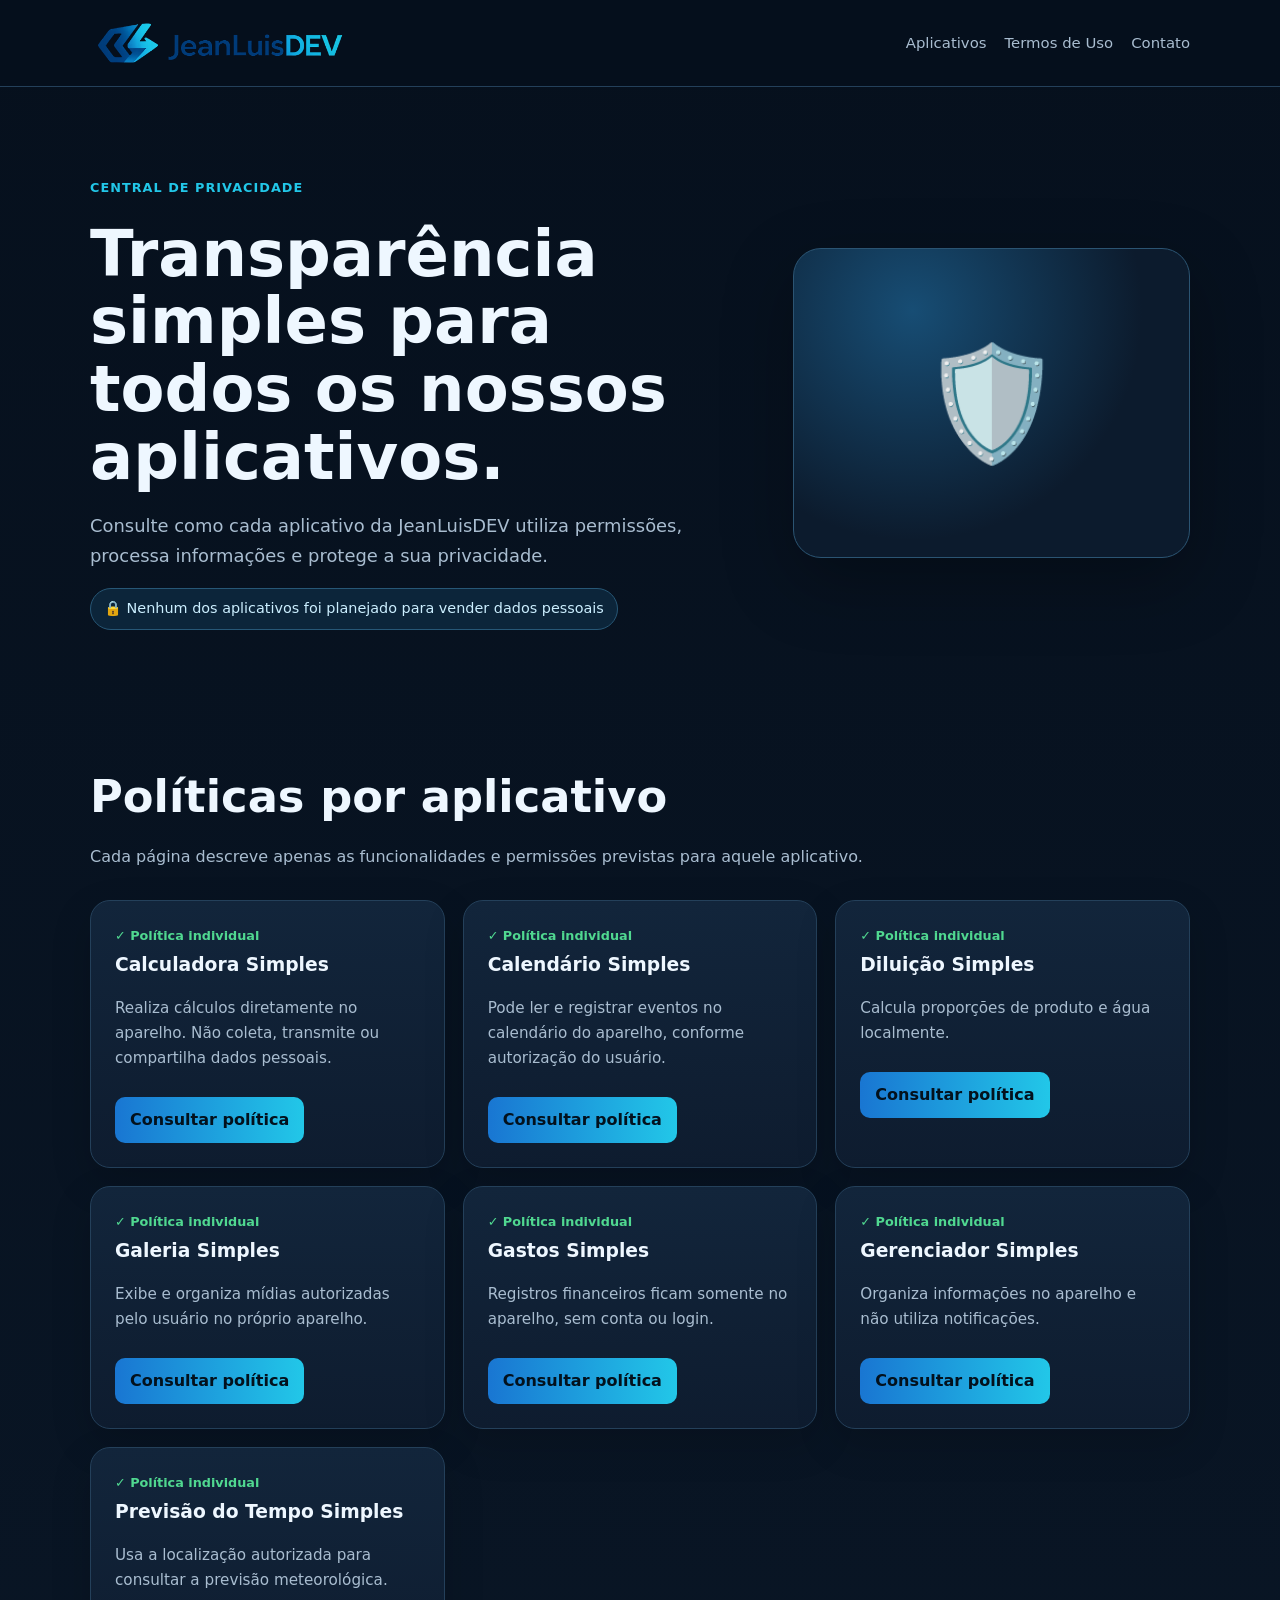
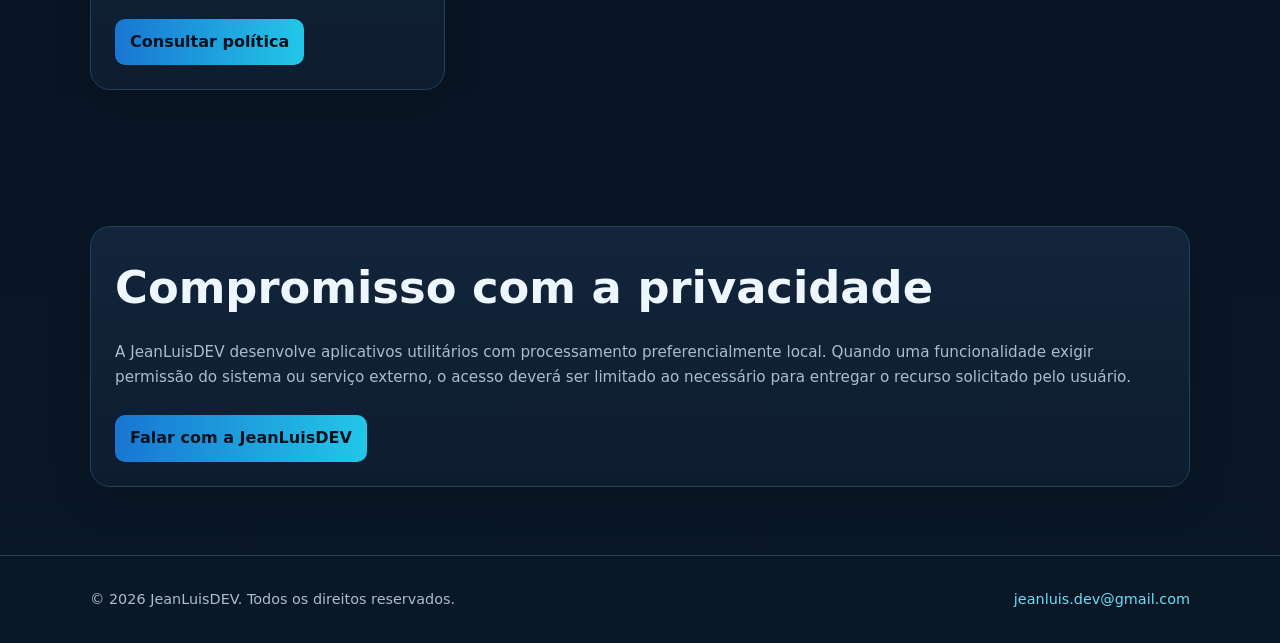
<file: index.html>
<!doctype html><html lang="pt-BR"><head><meta charset="utf-8"><meta name="viewport" content="width=device-width,initial-scale=1"><meta name="description" content="Políticas de privacidade dos aplicativos JeanLuisDEV."><title>Central de Privacidade | JeanLuisDEV</title><link rel="stylesheet" href="./assets/style.css"></head><body><nav class="nav"><div class="container nav-inner"><a class="brand" href="./index.html"><img src="./assets/logo-jeanluisdev.png" alt="JeanLuisDEV"></a><div class="nav-links"><a href="./index.html#aplicativos">Aplicativos</a><a href="./termos.html">Termos de Uso</a><a href="./contato.html">Contato</a></div></div></nav><main><section class="hero"><div class="container hero-grid"><div><div class="eyebrow">Central de privacidade</div><h1>Transparência simples para todos os nossos aplicativos.</h1><p>Consulte como cada aplicativo da JeanLuisDEV utiliza permissões, processa informações e protege a sua privacidade.</p><span class="badge">🔒 Nenhum dos aplicativos foi planejado para vender dados pessoais</span></div><div class="shield"><div class="shield-icon">🛡️</div></div></div></section><section class="section" id="aplicativos"><div class="container"><h2>Políticas por aplicativo</h2><p class="lead">Cada página descreve apenas as funcionalidades e permissões previstas para aquele aplicativo.</p><div class="grid"><div class="card"><div class="status">✓ Política individual</div><h3>Calculadora Simples</h3><p>Realiza cálculos diretamente no aparelho. Não coleta, transmite ou compartilha dados pessoais.</p><a class="btn" href="./apps/calculadora-simples.html">Consultar política</a></div><div class="card"><div class="status">✓ Política individual</div><h3>Calendário Simples</h3><p>Pode ler e registrar eventos no calendário do aparelho, conforme autorização do usuário.</p><a class="btn" href="./apps/calendario-simples.html">Consultar política</a></div><div class="card"><div class="status">✓ Política individual</div><h3>Diluição Simples</h3><p>Calcula proporções de produto e água localmente.</p><a class="btn" href="./apps/diluicao-simples.html">Consultar política</a></div><div class="card"><div class="status">✓ Política individual</div><h3>Galeria Simples</h3><p>Exibe e organiza mídias autorizadas pelo usuário no próprio aparelho.</p><a class="btn" href="./apps/galeria-simples.html">Consultar política</a></div><div class="card"><div class="status">✓ Política individual</div><h3>Gastos Simples</h3><p>Registros financeiros ficam somente no aparelho, sem conta ou login.</p><a class="btn" href="./apps/gastos-simples.html">Consultar política</a></div><div class="card"><div class="status">✓ Política individual</div><h3>Gerenciador Simples</h3><p>Organiza informações no aparelho e não utiliza notificações.</p><a class="btn" href="./apps/gerenciador-simples.html">Consultar política</a></div><div class="card"><div class="status">✓ Política individual</div><h3>Previsão do Tempo Simples</h3><p>Usa a localização autorizada para consultar a previsão meteorológica.</p><a class="btn" href="./apps/previsao-do-tempo-simples.html">Consultar política</a></div></div></div></section><section class="section"><div class="container"><div class="card"><h2>Compromisso com a privacidade</h2><p>A JeanLuisDEV desenvolve aplicativos utilitários com processamento preferencialmente local. Quando uma funcionalidade exigir permissão do sistema ou serviço externo, o acesso deverá ser limitado ao necessário para entregar o recurso solicitado pelo usuário.</p><a class="btn" href="./contato.html">Falar com a JeanLuisDEV</a></div></div></section></main><footer class="footer"><div class="container footer-inner"><span>© <span data-year></span> JeanLuisDEV. Todos os direitos reservados.</span><span><a href="mailto:jeanluis.dev@gmail.com">jeanluis.dev@gmail.com</a></span></div></footer><script src="./assets/site.js"></script></body></html>
</file>
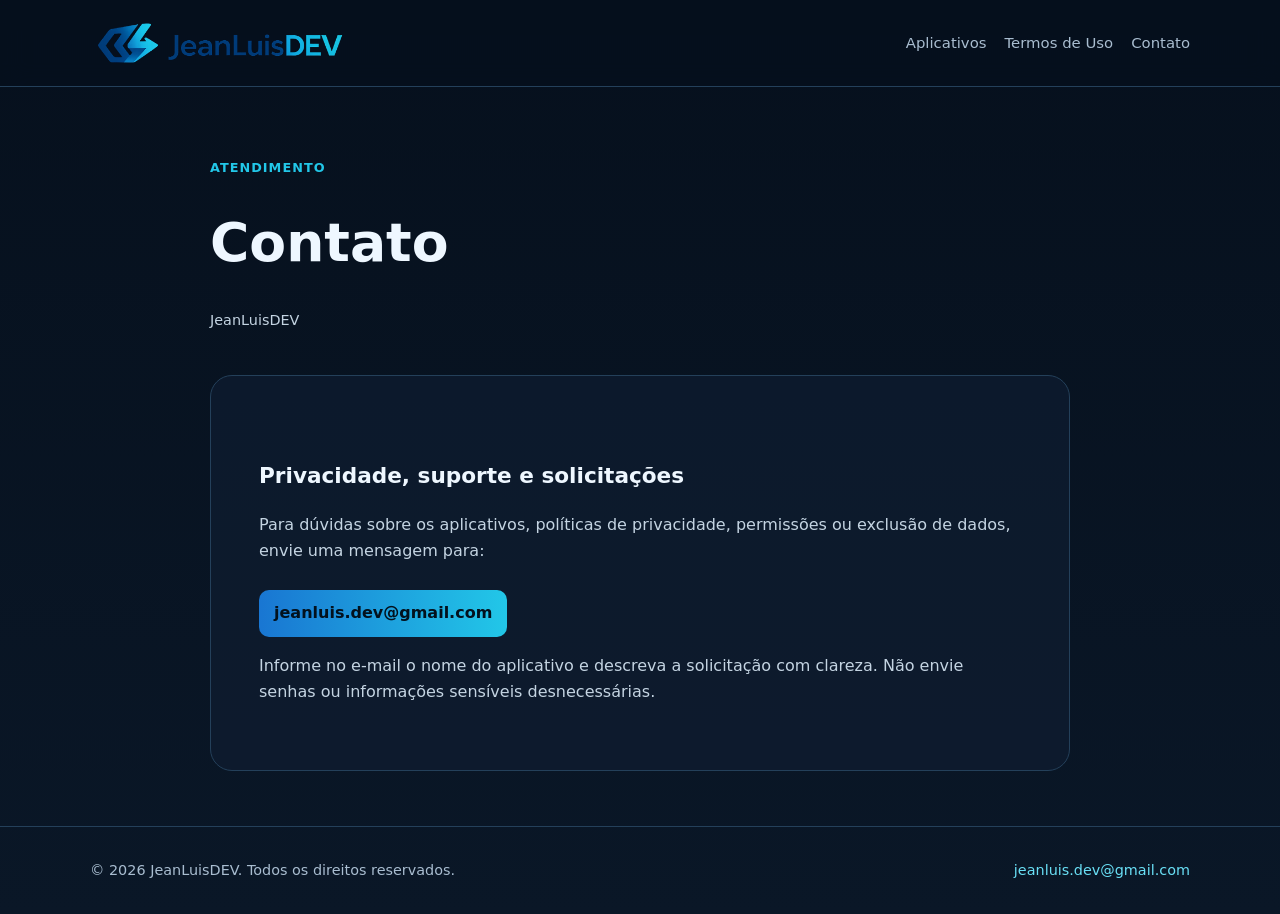
<file: contato.html>
<!doctype html><html lang="pt-BR"><head><meta charset="utf-8"><meta name="viewport" content="width=device-width,initial-scale=1"><meta name="description" content="Políticas de privacidade dos aplicativos JeanLuisDEV."><title>Contato | JeanLuisDEV</title><link rel="stylesheet" href="./assets/style.css"></head><body><nav class="nav"><div class="container nav-inner"><a class="brand" href="./index.html"><img src="./assets/logo-jeanluisdev.png" alt="JeanLuisDEV"></a><div class="nav-links"><a href="./index.html#aplicativos">Aplicativos</a><a href="./termos.html">Termos de Uso</a><a href="./contato.html">Contato</a></div></div></nav><main class="container policy"><header><div class="eyebrow">Atendimento</div><h1>Contato</h1><p class="meta">JeanLuisDEV</p></header><article><h2>Privacidade, suporte e solicitações</h2><p>Para dúvidas sobre os aplicativos, políticas de privacidade, permissões ou exclusão de dados, envie uma mensagem para:</p><p><a class="btn" href="mailto:jeanluis.dev@gmail.com">jeanluis.dev@gmail.com</a></p><p>Informe no e-mail o nome do aplicativo e descreva a solicitação com clareza. Não envie senhas ou informações sensíveis desnecessárias.</p></article></main><footer class="footer"><div class="container footer-inner"><span>© <span data-year></span> JeanLuisDEV. Todos os direitos reservados.</span><span><a href="mailto:jeanluis.dev@gmail.com">jeanluis.dev@gmail.com</a></span></div></footer><script src="./assets/site.js"></script></body></html>
</file>
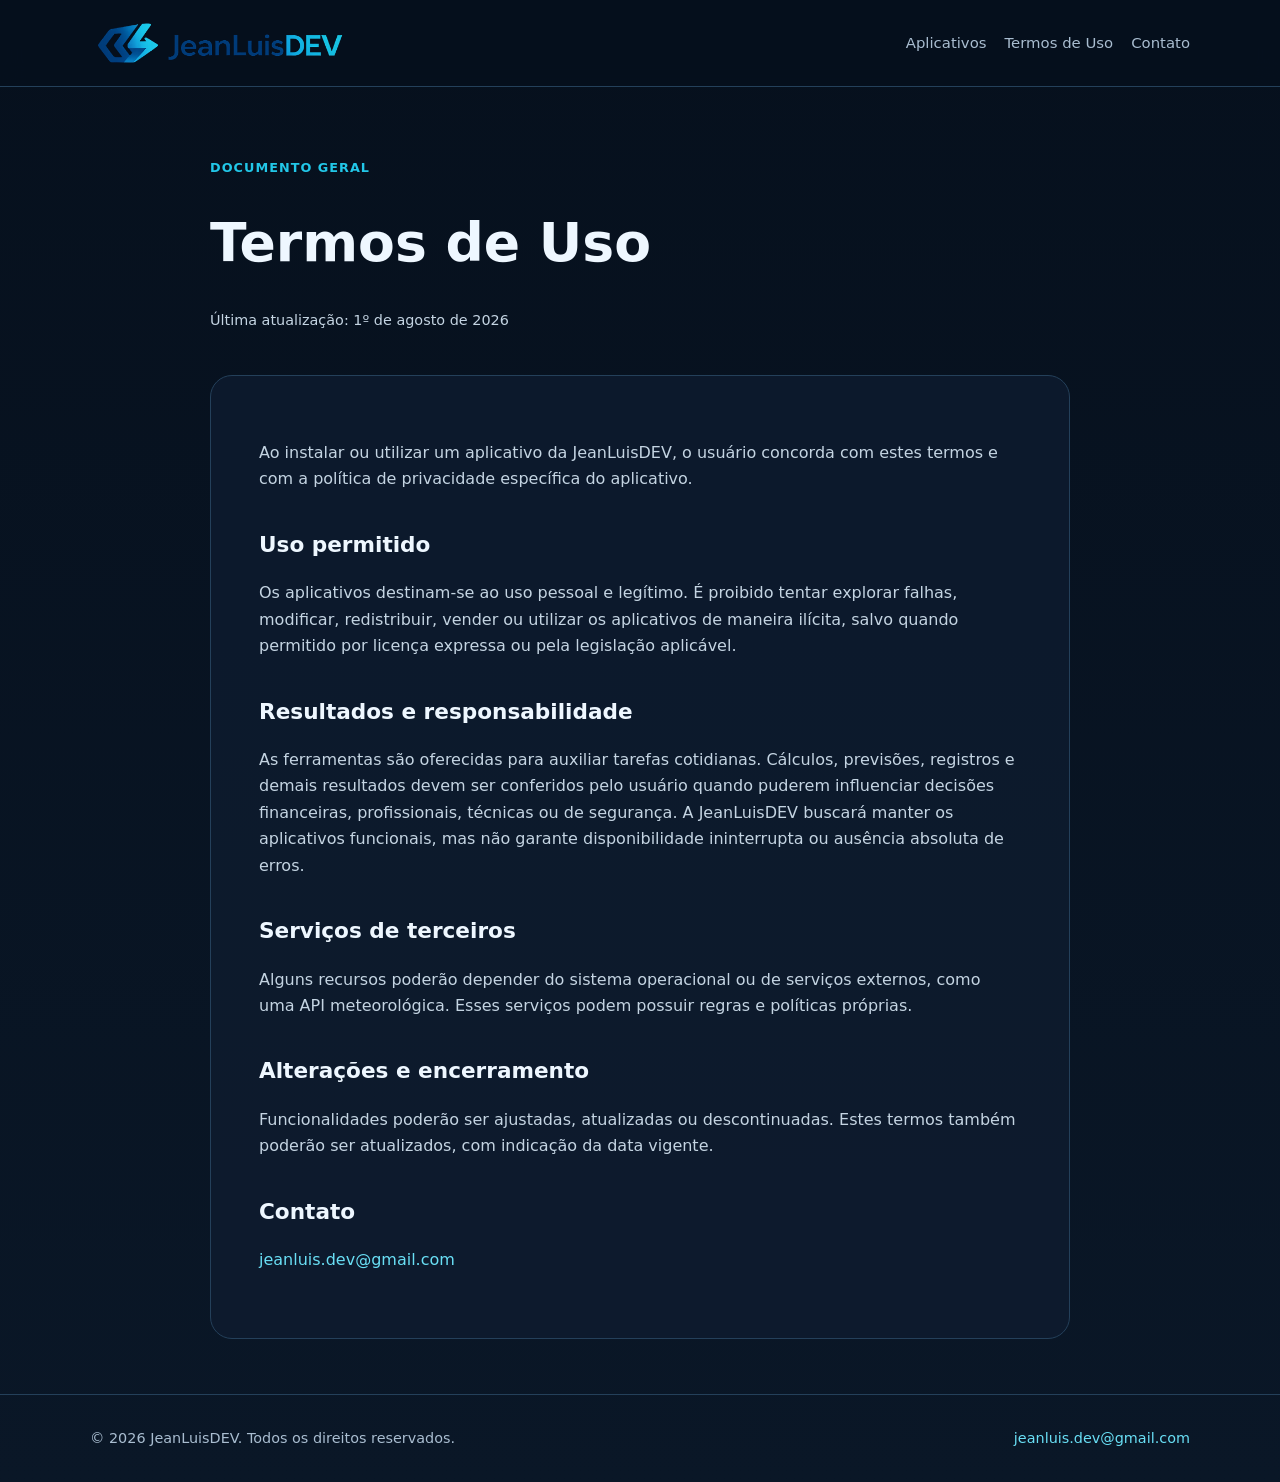
<file: termos.html>
<!doctype html><html lang="pt-BR"><head><meta charset="utf-8"><meta name="viewport" content="width=device-width,initial-scale=1"><meta name="description" content="Políticas de privacidade dos aplicativos JeanLuisDEV."><title>Termos de Uso | JeanLuisDEV</title><link rel="stylesheet" href="./assets/style.css"></head><body><nav class="nav"><div class="container nav-inner"><a class="brand" href="./index.html"><img src="./assets/logo-jeanluisdev.png" alt="JeanLuisDEV"></a><div class="nav-links"><a href="./index.html#aplicativos">Aplicativos</a><a href="./termos.html">Termos de Uso</a><a href="./contato.html">Contato</a></div></div></nav><main class="container policy"><header><div class="eyebrow">Documento geral</div><h1>Termos de Uso</h1><p class="meta">Última atualização: 1º de agosto de 2026</p></header><article><p>Ao instalar ou utilizar um aplicativo da JeanLuisDEV, o usuário concorda com estes termos e com a política de privacidade específica do aplicativo.</p><h2>Uso permitido</h2><p>Os aplicativos destinam-se ao uso pessoal e legítimo. É proibido tentar explorar falhas, modificar, redistribuir, vender ou utilizar os aplicativos de maneira ilícita, salvo quando permitido por licença expressa ou pela legislação aplicável.</p><h2>Resultados e responsabilidade</h2><p>As ferramentas são oferecidas para auxiliar tarefas cotidianas. Cálculos, previsões, registros e demais resultados devem ser conferidos pelo usuário quando puderem influenciar decisões financeiras, profissionais, técnicas ou de segurança. A JeanLuisDEV buscará manter os aplicativos funcionais, mas não garante disponibilidade ininterrupta ou ausência absoluta de erros.</p><h2>Serviços de terceiros</h2><p>Alguns recursos poderão depender do sistema operacional ou de serviços externos, como uma API meteorológica. Esses serviços podem possuir regras e políticas próprias.</p><h2>Alterações e encerramento</h2><p>Funcionalidades poderão ser ajustadas, atualizadas ou descontinuadas. Estes termos também poderão ser atualizados, com indicação da data vigente.</p><h2>Contato</h2><p><a href="mailto:jeanluis.dev@gmail.com">jeanluis.dev@gmail.com</a></p></article></main><footer class="footer"><div class="container footer-inner"><span>© <span data-year></span> JeanLuisDEV. Todos os direitos reservados.</span><span><a href="mailto:jeanluis.dev@gmail.com">jeanluis.dev@gmail.com</a></span></div></footer><script src="./assets/site.js"></script></body></html>
</file>
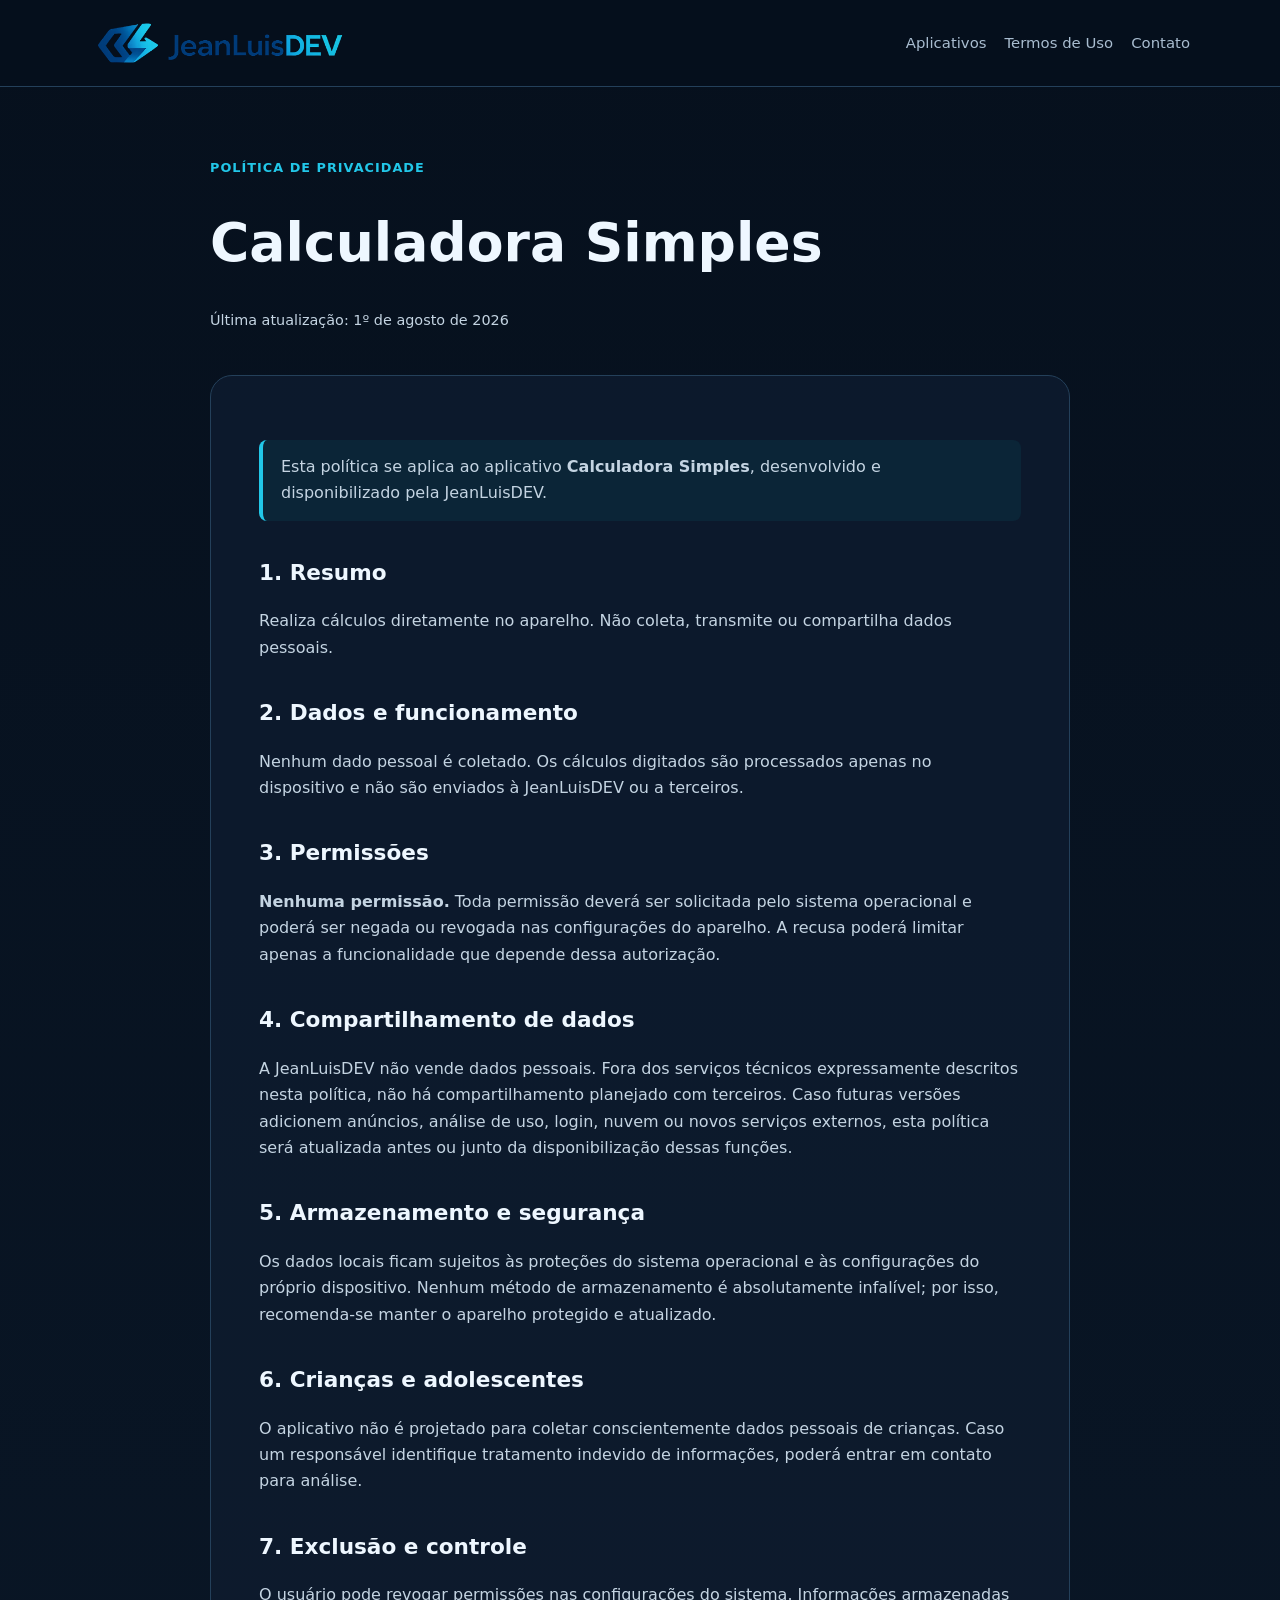
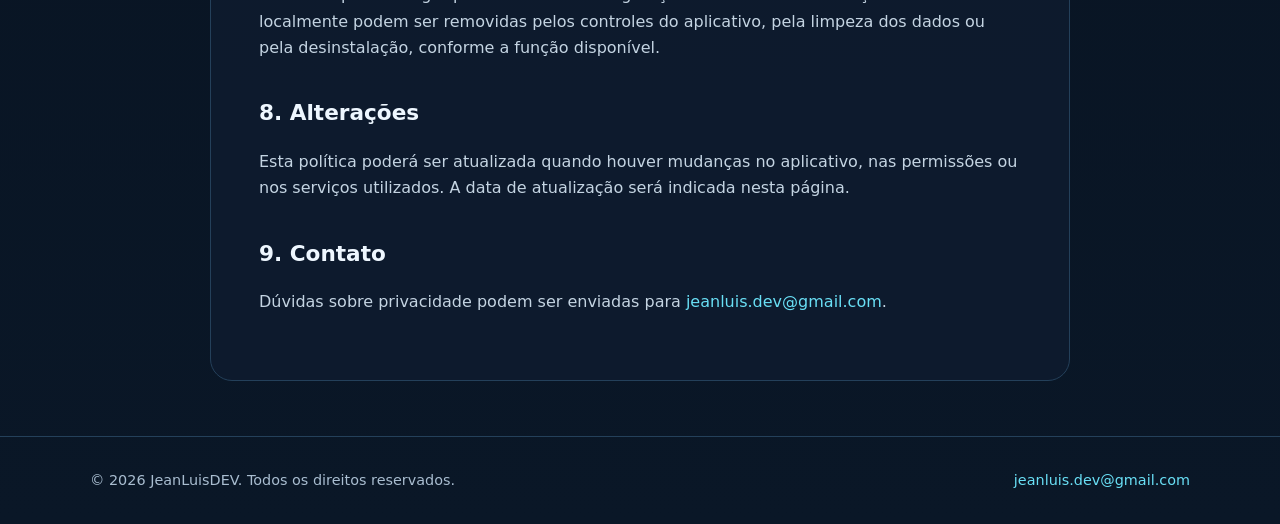
<file: apps/calculadora-simples.html>
<!doctype html><html lang="pt-BR"><head><meta charset="utf-8"><meta name="viewport" content="width=device-width,initial-scale=1"><meta name="description" content="Realiza cálculos diretamente no aparelho. Não coleta, transmite ou compartilha dados pessoais."><title>Política — Calculadora Simples | JeanLuisDEV</title><link rel="stylesheet" href="../assets/style.css"></head><body><nav class="nav"><div class="container nav-inner"><a class="brand" href="../index.html"><img src="../assets/logo-jeanluisdev.png" alt="JeanLuisDEV"></a><div class="nav-links"><a href="../index.html#aplicativos">Aplicativos</a><a href="../termos.html">Termos de Uso</a><a href="../contato.html">Contato</a></div></div></nav><main class="container policy"><header><div class="eyebrow">Política de Privacidade</div><h1>Calculadora Simples</h1><p class="meta">Última atualização: 1º de agosto de 2026</p></header><article><p class="notice">Esta política se aplica ao aplicativo <strong>Calculadora Simples</strong>, desenvolvido e disponibilizado pela JeanLuisDEV.</p><h2>1. Resumo</h2><p>Realiza cálculos diretamente no aparelho. Não coleta, transmite ou compartilha dados pessoais.</p><h2>2. Dados e funcionamento</h2><p>Nenhum dado pessoal é coletado. Os cálculos digitados são processados apenas no dispositivo e não são enviados à JeanLuisDEV ou a terceiros.</p><h2>3. Permissões</h2><p><strong>Nenhuma permissão.</strong> Toda permissão deverá ser solicitada pelo sistema operacional e poderá ser negada ou revogada nas configurações do aparelho. A recusa poderá limitar apenas a funcionalidade que depende dessa autorização.</p><h2>4. Compartilhamento de dados</h2><p>A JeanLuisDEV não vende dados pessoais. Fora dos serviços técnicos expressamente descritos nesta política, não há compartilhamento planejado com terceiros. Caso futuras versões adicionem anúncios, análise de uso, login, nuvem ou novos serviços externos, esta política será atualizada antes ou junto da disponibilização dessas funções.</p><h2>5. Armazenamento e segurança</h2><p>Os dados locais ficam sujeitos às proteções do sistema operacional e às configurações do próprio dispositivo. Nenhum método de armazenamento é absolutamente infalível; por isso, recomenda-se manter o aparelho protegido e atualizado.</p><h2>6. Crianças e adolescentes</h2><p>O aplicativo não é projetado para coletar conscientemente dados pessoais de crianças. Caso um responsável identifique tratamento indevido de informações, poderá entrar em contato para análise.</p><h2>7. Exclusão e controle</h2><p>O usuário pode revogar permissões nas configurações do sistema. Informações armazenadas localmente podem ser removidas pelos controles do aplicativo, pela limpeza dos dados ou pela desinstalação, conforme a função disponível.</p><h2>8. Alterações</h2><p>Esta política poderá ser atualizada quando houver mudanças no aplicativo, nas permissões ou nos serviços utilizados. A data de atualização será indicada nesta página.</p><h2>9. Contato</h2><p>Dúvidas sobre privacidade podem ser enviadas para <a href="mailto:jeanluis.dev@gmail.com">jeanluis.dev@gmail.com</a>.</p></article></main><footer class="footer"><div class="container footer-inner"><span>© <span data-year></span> JeanLuisDEV. Todos os direitos reservados.</span><span><a href="mailto:jeanluis.dev@gmail.com">jeanluis.dev@gmail.com</a></span></div></footer><script src="../assets/site.js"></script></body></html>
</file>
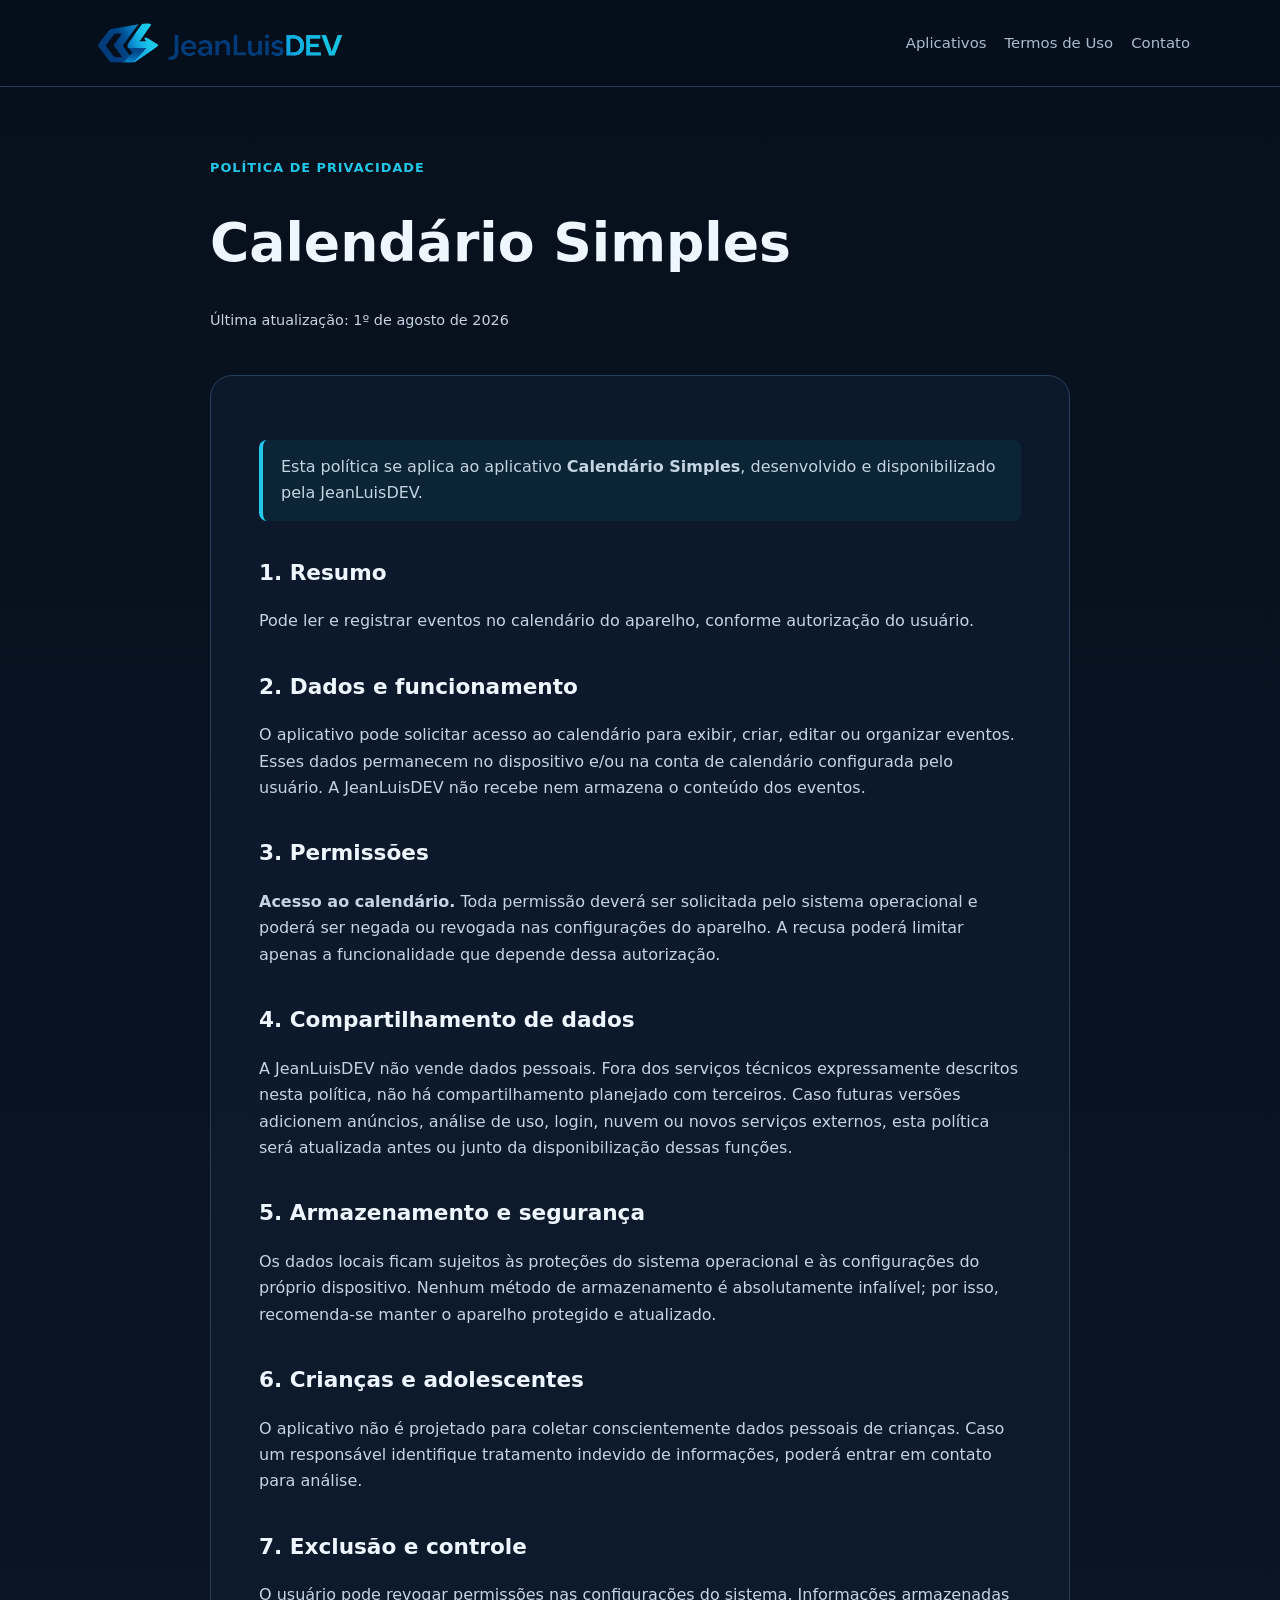
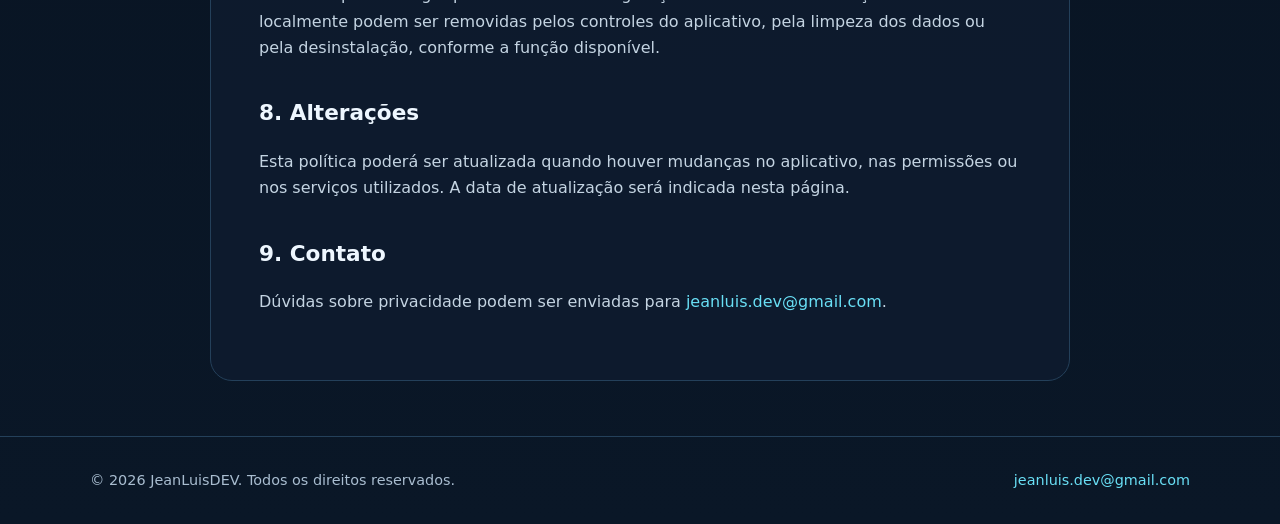
<file: apps/calendario-simples.html>
<!doctype html><html lang="pt-BR"><head><meta charset="utf-8"><meta name="viewport" content="width=device-width,initial-scale=1"><meta name="description" content="Pode ler e registrar eventos no calendário do aparelho, conforme autorização do usuário."><title>Política — Calendário Simples | JeanLuisDEV</title><link rel="stylesheet" href="../assets/style.css"></head><body><nav class="nav"><div class="container nav-inner"><a class="brand" href="../index.html"><img src="../assets/logo-jeanluisdev.png" alt="JeanLuisDEV"></a><div class="nav-links"><a href="../index.html#aplicativos">Aplicativos</a><a href="../termos.html">Termos de Uso</a><a href="../contato.html">Contato</a></div></div></nav><main class="container policy"><header><div class="eyebrow">Política de Privacidade</div><h1>Calendário Simples</h1><p class="meta">Última atualização: 1º de agosto de 2026</p></header><article><p class="notice">Esta política se aplica ao aplicativo <strong>Calendário Simples</strong>, desenvolvido e disponibilizado pela JeanLuisDEV.</p><h2>1. Resumo</h2><p>Pode ler e registrar eventos no calendário do aparelho, conforme autorização do usuário.</p><h2>2. Dados e funcionamento</h2><p>O aplicativo pode solicitar acesso ao calendário para exibir, criar, editar ou organizar eventos. Esses dados permanecem no dispositivo e/ou na conta de calendário configurada pelo usuário. A JeanLuisDEV não recebe nem armazena o conteúdo dos eventos.</p><h2>3. Permissões</h2><p><strong>Acesso ao calendário.</strong> Toda permissão deverá ser solicitada pelo sistema operacional e poderá ser negada ou revogada nas configurações do aparelho. A recusa poderá limitar apenas a funcionalidade que depende dessa autorização.</p><h2>4. Compartilhamento de dados</h2><p>A JeanLuisDEV não vende dados pessoais. Fora dos serviços técnicos expressamente descritos nesta política, não há compartilhamento planejado com terceiros. Caso futuras versões adicionem anúncios, análise de uso, login, nuvem ou novos serviços externos, esta política será atualizada antes ou junto da disponibilização dessas funções.</p><h2>5. Armazenamento e segurança</h2><p>Os dados locais ficam sujeitos às proteções do sistema operacional e às configurações do próprio dispositivo. Nenhum método de armazenamento é absolutamente infalível; por isso, recomenda-se manter o aparelho protegido e atualizado.</p><h2>6. Crianças e adolescentes</h2><p>O aplicativo não é projetado para coletar conscientemente dados pessoais de crianças. Caso um responsável identifique tratamento indevido de informações, poderá entrar em contato para análise.</p><h2>7. Exclusão e controle</h2><p>O usuário pode revogar permissões nas configurações do sistema. Informações armazenadas localmente podem ser removidas pelos controles do aplicativo, pela limpeza dos dados ou pela desinstalação, conforme a função disponível.</p><h2>8. Alterações</h2><p>Esta política poderá ser atualizada quando houver mudanças no aplicativo, nas permissões ou nos serviços utilizados. A data de atualização será indicada nesta página.</p><h2>9. Contato</h2><p>Dúvidas sobre privacidade podem ser enviadas para <a href="mailto:jeanluis.dev@gmail.com">jeanluis.dev@gmail.com</a>.</p></article></main><footer class="footer"><div class="container footer-inner"><span>© <span data-year></span> JeanLuisDEV. Todos os direitos reservados.</span><span><a href="mailto:jeanluis.dev@gmail.com">jeanluis.dev@gmail.com</a></span></div></footer><script src="../assets/site.js"></script></body></html>
</file>
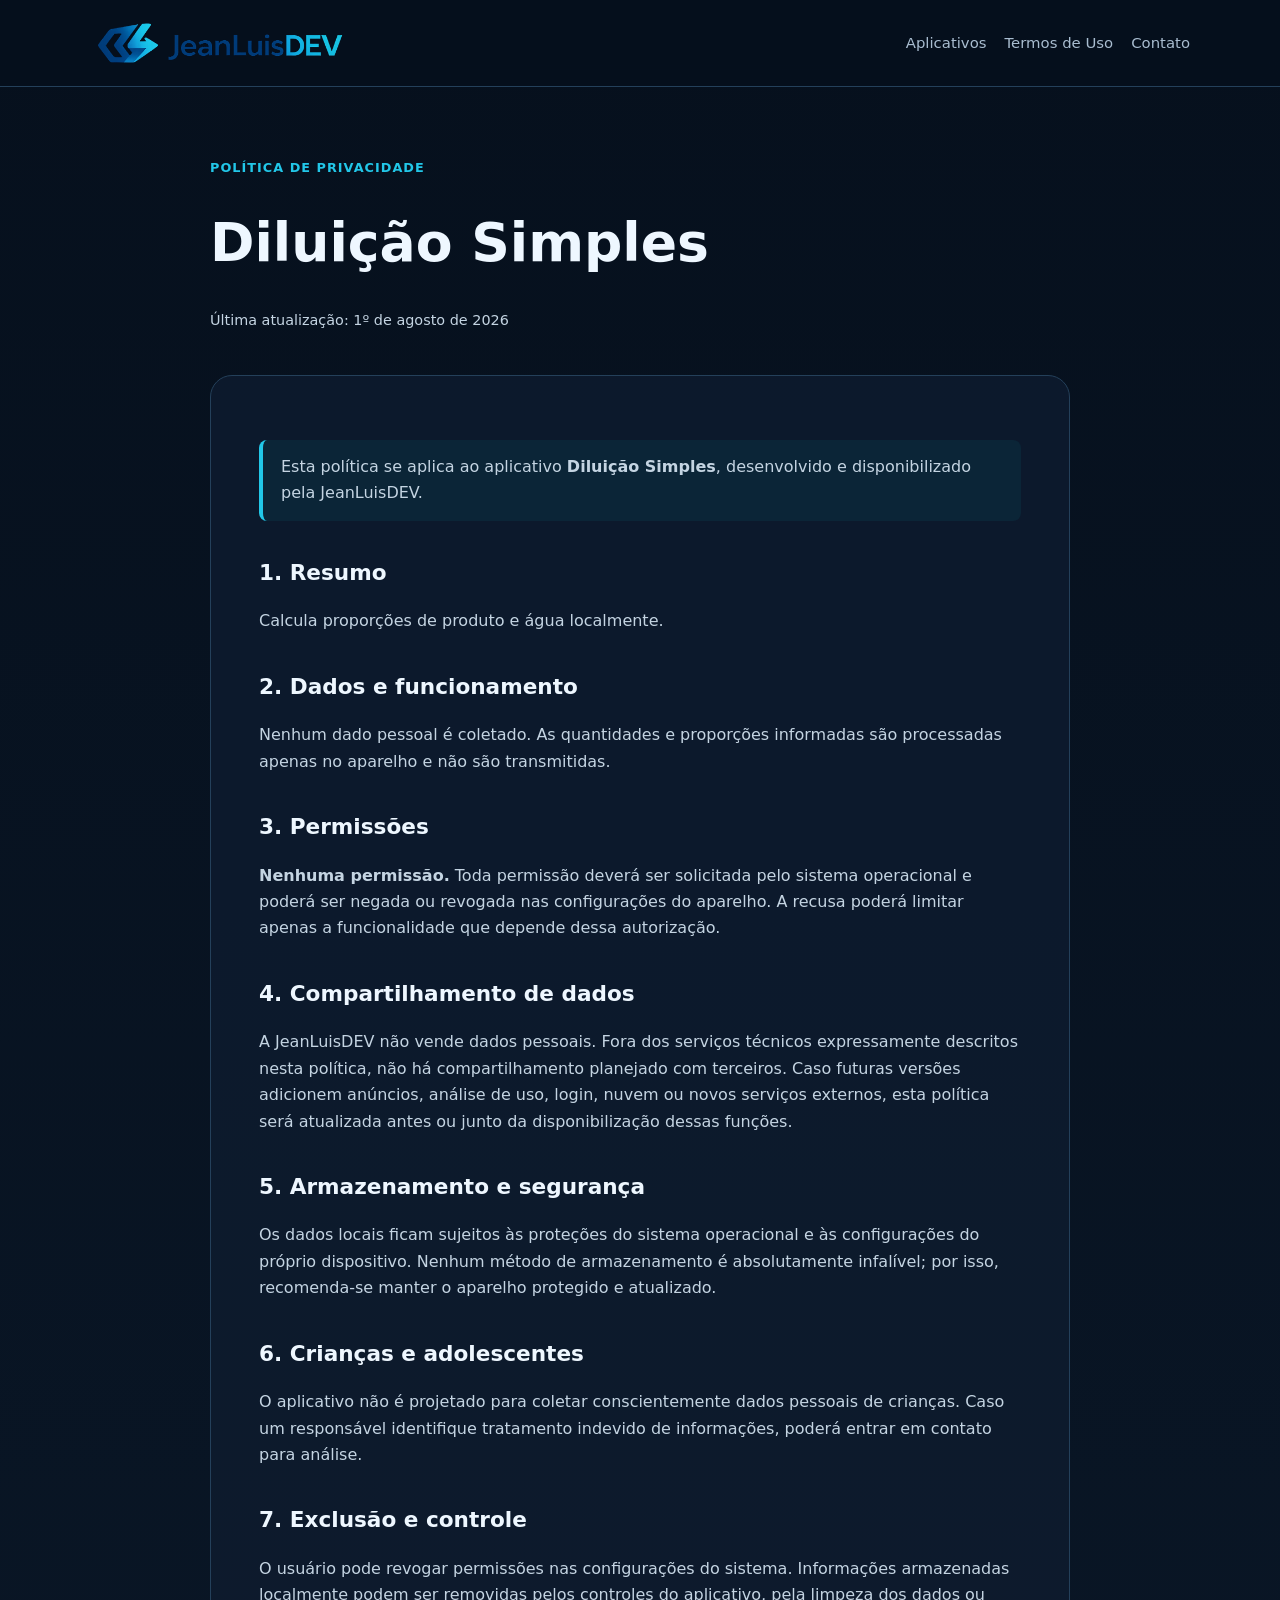
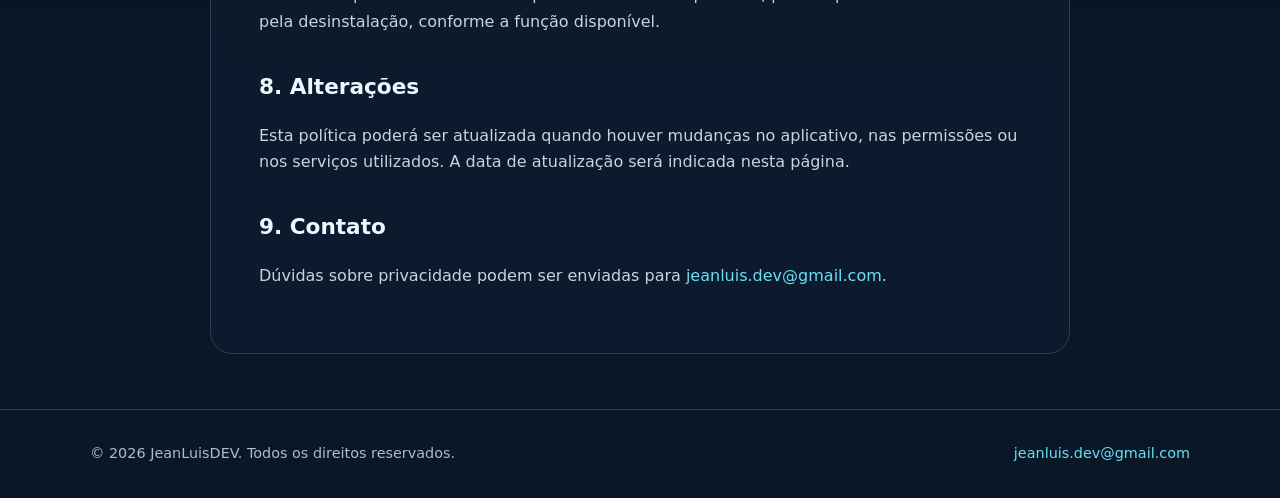
<file: apps/diluicao-simples.html>
<!doctype html><html lang="pt-BR"><head><meta charset="utf-8"><meta name="viewport" content="width=device-width,initial-scale=1"><meta name="description" content="Calcula proporções de produto e água localmente."><title>Política — Diluição Simples | JeanLuisDEV</title><link rel="stylesheet" href="../assets/style.css"></head><body><nav class="nav"><div class="container nav-inner"><a class="brand" href="../index.html"><img src="../assets/logo-jeanluisdev.png" alt="JeanLuisDEV"></a><div class="nav-links"><a href="../index.html#aplicativos">Aplicativos</a><a href="../termos.html">Termos de Uso</a><a href="../contato.html">Contato</a></div></div></nav><main class="container policy"><header><div class="eyebrow">Política de Privacidade</div><h1>Diluição Simples</h1><p class="meta">Última atualização: 1º de agosto de 2026</p></header><article><p class="notice">Esta política se aplica ao aplicativo <strong>Diluição Simples</strong>, desenvolvido e disponibilizado pela JeanLuisDEV.</p><h2>1. Resumo</h2><p>Calcula proporções de produto e água localmente.</p><h2>2. Dados e funcionamento</h2><p>Nenhum dado pessoal é coletado. As quantidades e proporções informadas são processadas apenas no aparelho e não são transmitidas.</p><h2>3. Permissões</h2><p><strong>Nenhuma permissão.</strong> Toda permissão deverá ser solicitada pelo sistema operacional e poderá ser negada ou revogada nas configurações do aparelho. A recusa poderá limitar apenas a funcionalidade que depende dessa autorização.</p><h2>4. Compartilhamento de dados</h2><p>A JeanLuisDEV não vende dados pessoais. Fora dos serviços técnicos expressamente descritos nesta política, não há compartilhamento planejado com terceiros. Caso futuras versões adicionem anúncios, análise de uso, login, nuvem ou novos serviços externos, esta política será atualizada antes ou junto da disponibilização dessas funções.</p><h2>5. Armazenamento e segurança</h2><p>Os dados locais ficam sujeitos às proteções do sistema operacional e às configurações do próprio dispositivo. Nenhum método de armazenamento é absolutamente infalível; por isso, recomenda-se manter o aparelho protegido e atualizado.</p><h2>6. Crianças e adolescentes</h2><p>O aplicativo não é projetado para coletar conscientemente dados pessoais de crianças. Caso um responsável identifique tratamento indevido de informações, poderá entrar em contato para análise.</p><h2>7. Exclusão e controle</h2><p>O usuário pode revogar permissões nas configurações do sistema. Informações armazenadas localmente podem ser removidas pelos controles do aplicativo, pela limpeza dos dados ou pela desinstalação, conforme a função disponível.</p><h2>8. Alterações</h2><p>Esta política poderá ser atualizada quando houver mudanças no aplicativo, nas permissões ou nos serviços utilizados. A data de atualização será indicada nesta página.</p><h2>9. Contato</h2><p>Dúvidas sobre privacidade podem ser enviadas para <a href="mailto:jeanluis.dev@gmail.com">jeanluis.dev@gmail.com</a>.</p></article></main><footer class="footer"><div class="container footer-inner"><span>© <span data-year></span> JeanLuisDEV. Todos os direitos reservados.</span><span><a href="mailto:jeanluis.dev@gmail.com">jeanluis.dev@gmail.com</a></span></div></footer><script src="../assets/site.js"></script></body></html>
</file>
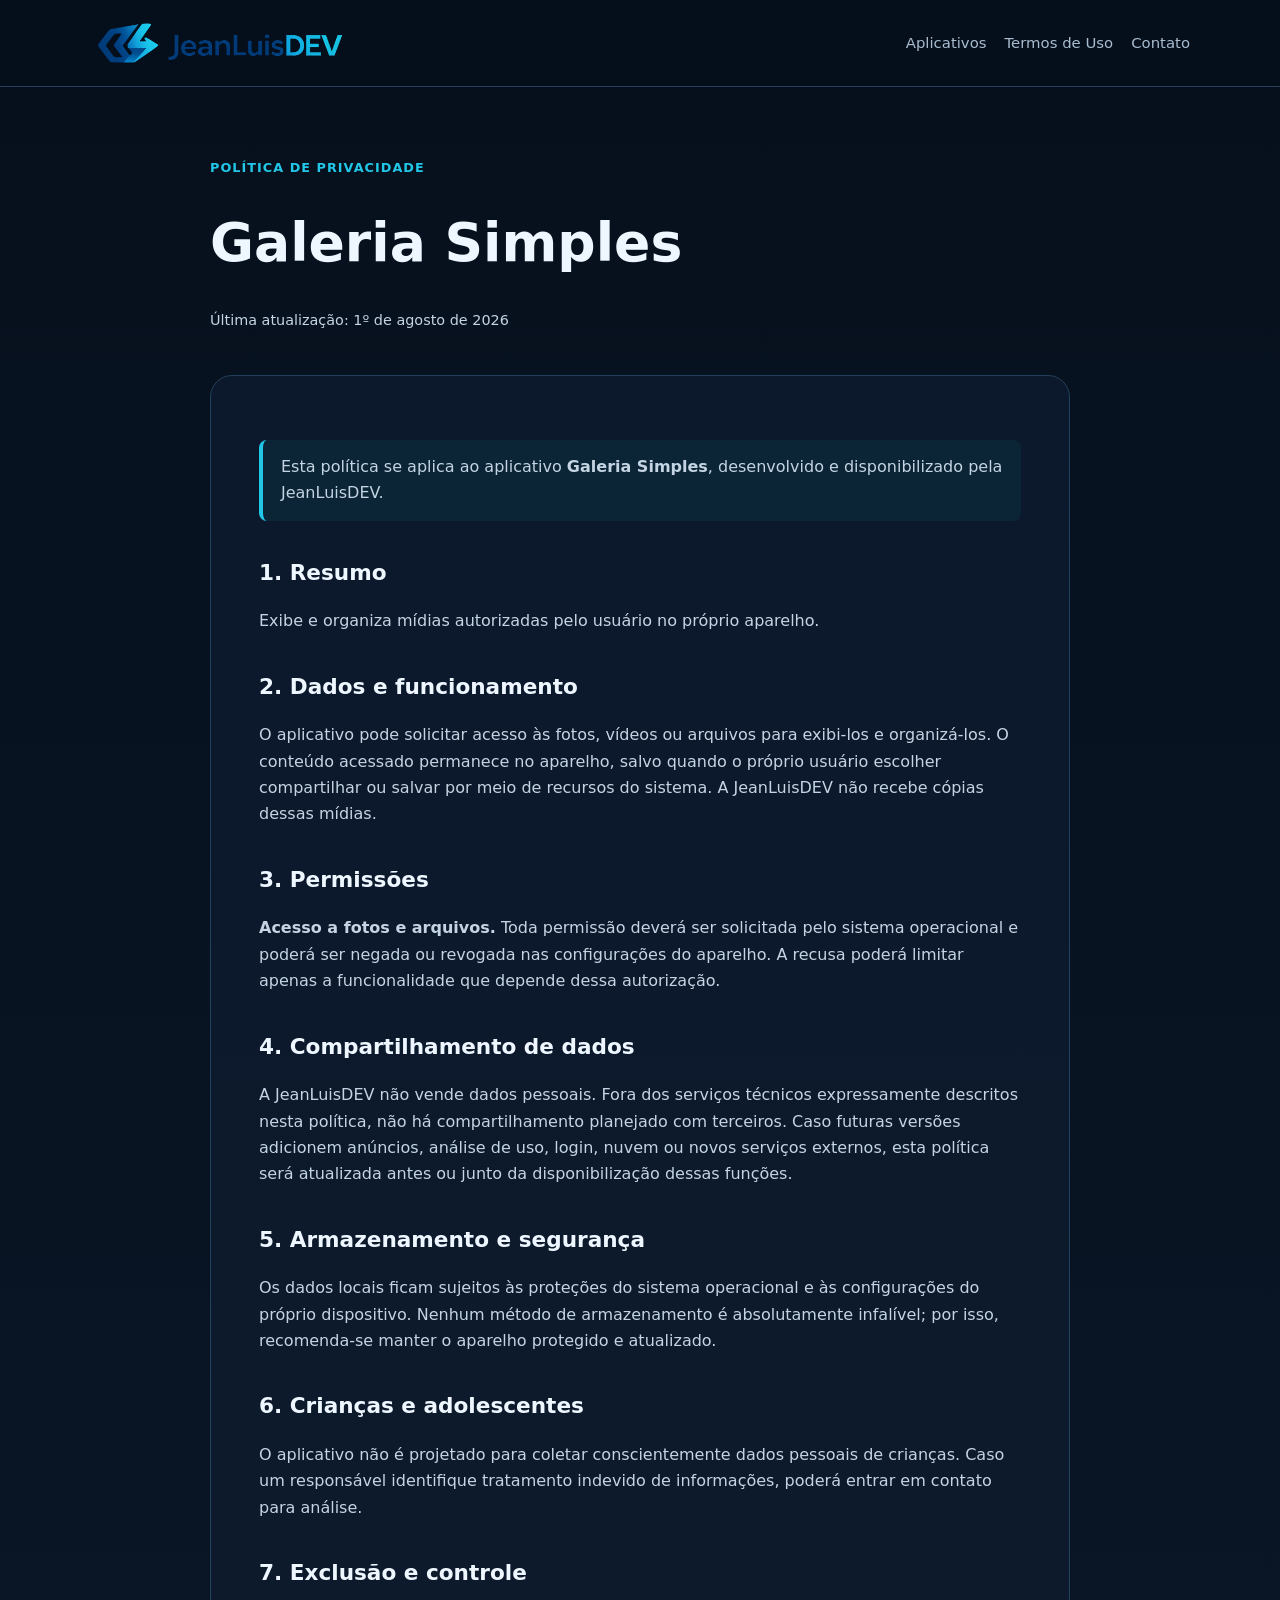
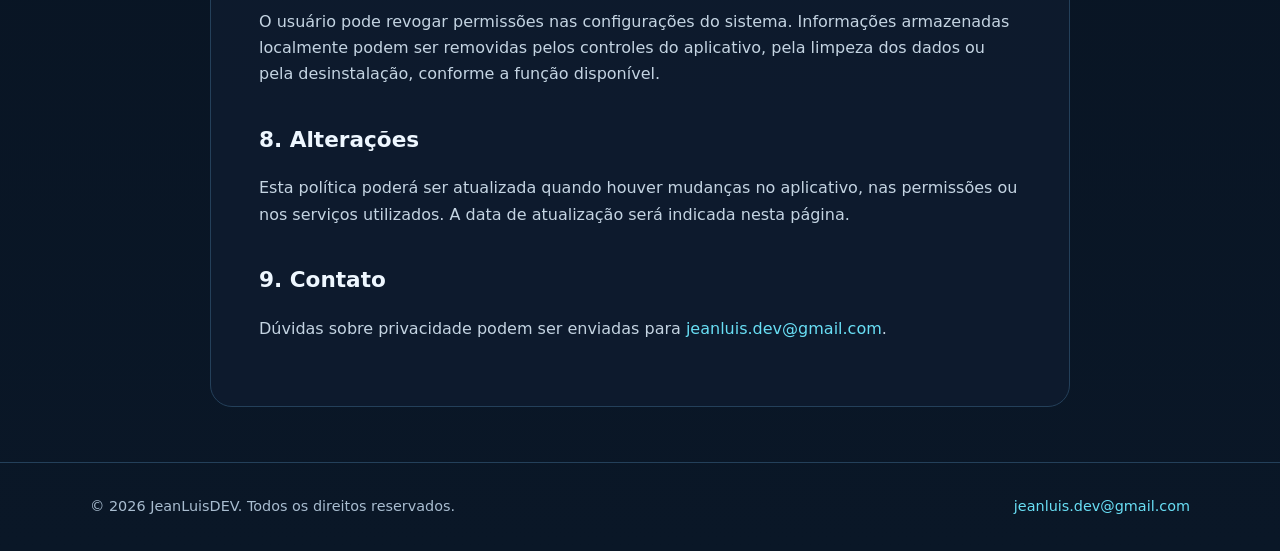
<file: apps/galeria-simples.html>
<!doctype html><html lang="pt-BR"><head><meta charset="utf-8"><meta name="viewport" content="width=device-width,initial-scale=1"><meta name="description" content="Exibe e organiza mídias autorizadas pelo usuário no próprio aparelho."><title>Política — Galeria Simples | JeanLuisDEV</title><link rel="stylesheet" href="../assets/style.css"></head><body><nav class="nav"><div class="container nav-inner"><a class="brand" href="../index.html"><img src="../assets/logo-jeanluisdev.png" alt="JeanLuisDEV"></a><div class="nav-links"><a href="../index.html#aplicativos">Aplicativos</a><a href="../termos.html">Termos de Uso</a><a href="../contato.html">Contato</a></div></div></nav><main class="container policy"><header><div class="eyebrow">Política de Privacidade</div><h1>Galeria Simples</h1><p class="meta">Última atualização: 1º de agosto de 2026</p></header><article><p class="notice">Esta política se aplica ao aplicativo <strong>Galeria Simples</strong>, desenvolvido e disponibilizado pela JeanLuisDEV.</p><h2>1. Resumo</h2><p>Exibe e organiza mídias autorizadas pelo usuário no próprio aparelho.</p><h2>2. Dados e funcionamento</h2><p>O aplicativo pode solicitar acesso às fotos, vídeos ou arquivos para exibi-los e organizá-los. O conteúdo acessado permanece no aparelho, salvo quando o próprio usuário escolher compartilhar ou salvar por meio de recursos do sistema. A JeanLuisDEV não recebe cópias dessas mídias.</p><h2>3. Permissões</h2><p><strong>Acesso a fotos e arquivos.</strong> Toda permissão deverá ser solicitada pelo sistema operacional e poderá ser negada ou revogada nas configurações do aparelho. A recusa poderá limitar apenas a funcionalidade que depende dessa autorização.</p><h2>4. Compartilhamento de dados</h2><p>A JeanLuisDEV não vende dados pessoais. Fora dos serviços técnicos expressamente descritos nesta política, não há compartilhamento planejado com terceiros. Caso futuras versões adicionem anúncios, análise de uso, login, nuvem ou novos serviços externos, esta política será atualizada antes ou junto da disponibilização dessas funções.</p><h2>5. Armazenamento e segurança</h2><p>Os dados locais ficam sujeitos às proteções do sistema operacional e às configurações do próprio dispositivo. Nenhum método de armazenamento é absolutamente infalível; por isso, recomenda-se manter o aparelho protegido e atualizado.</p><h2>6. Crianças e adolescentes</h2><p>O aplicativo não é projetado para coletar conscientemente dados pessoais de crianças. Caso um responsável identifique tratamento indevido de informações, poderá entrar em contato para análise.</p><h2>7. Exclusão e controle</h2><p>O usuário pode revogar permissões nas configurações do sistema. Informações armazenadas localmente podem ser removidas pelos controles do aplicativo, pela limpeza dos dados ou pela desinstalação, conforme a função disponível.</p><h2>8. Alterações</h2><p>Esta política poderá ser atualizada quando houver mudanças no aplicativo, nas permissões ou nos serviços utilizados. A data de atualização será indicada nesta página.</p><h2>9. Contato</h2><p>Dúvidas sobre privacidade podem ser enviadas para <a href="mailto:jeanluis.dev@gmail.com">jeanluis.dev@gmail.com</a>.</p></article></main><footer class="footer"><div class="container footer-inner"><span>© <span data-year></span> JeanLuisDEV. Todos os direitos reservados.</span><span><a href="mailto:jeanluis.dev@gmail.com">jeanluis.dev@gmail.com</a></span></div></footer><script src="../assets/site.js"></script></body></html>
</file>
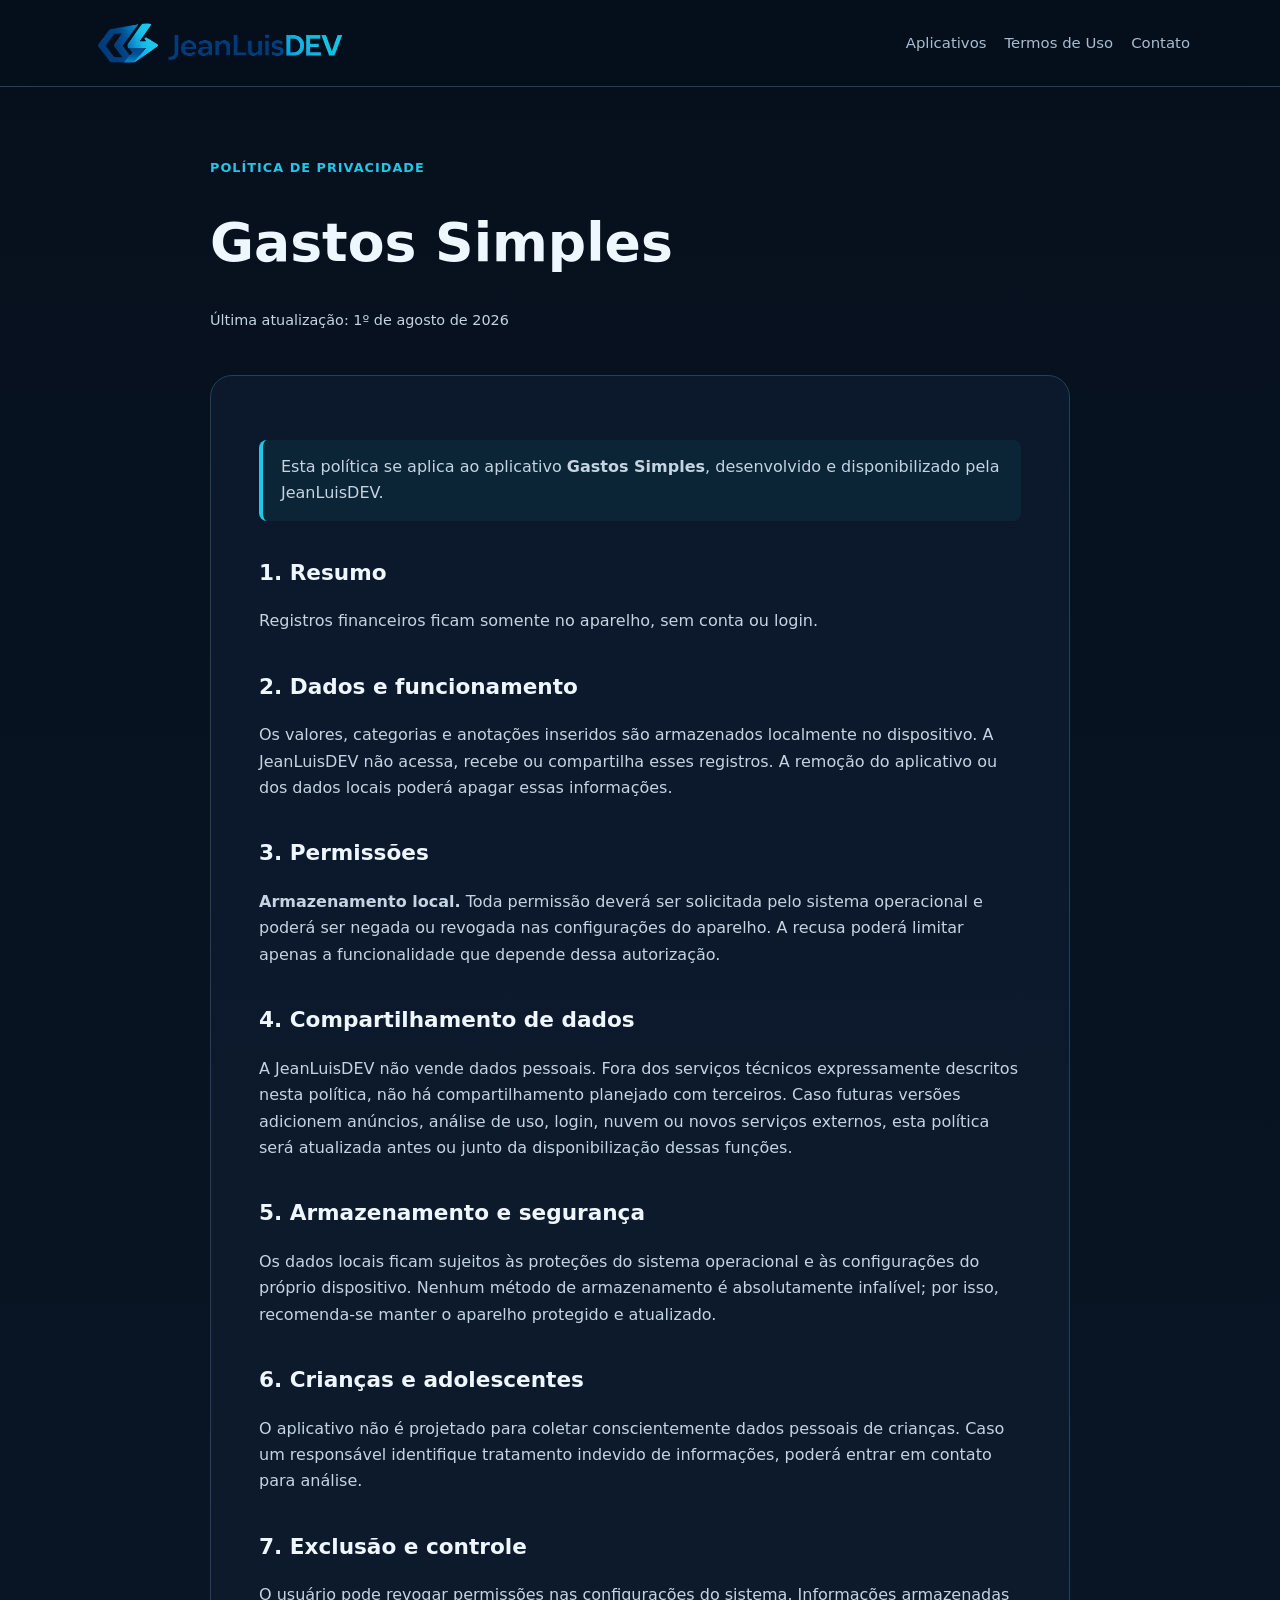
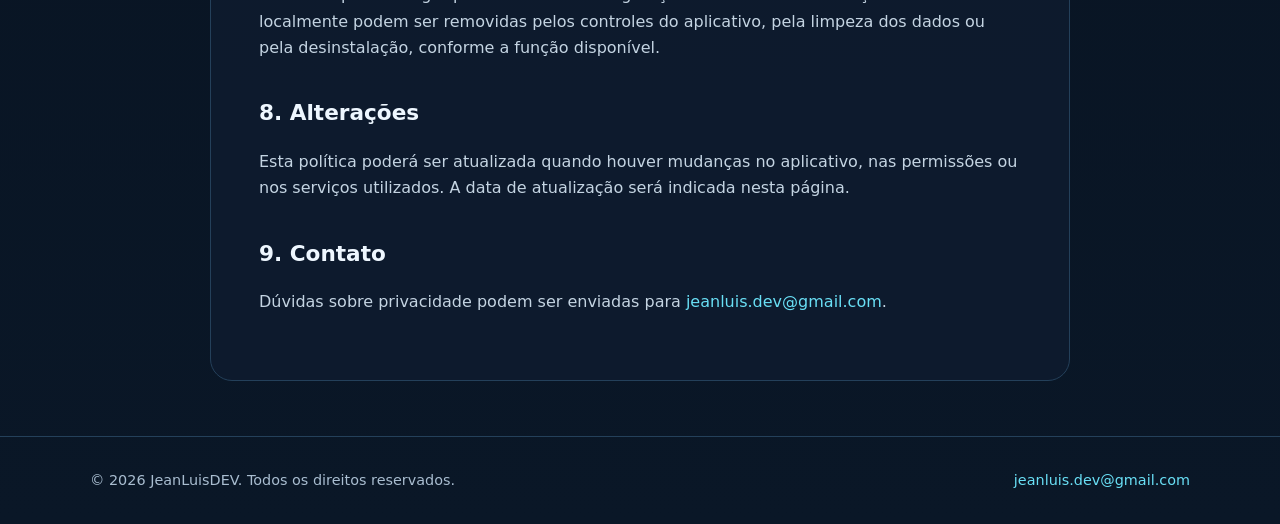
<file: apps/gastos-simples.html>
<!doctype html><html lang="pt-BR"><head><meta charset="utf-8"><meta name="viewport" content="width=device-width,initial-scale=1"><meta name="description" content="Registros financeiros ficam somente no aparelho, sem conta ou login."><title>Política — Gastos Simples | JeanLuisDEV</title><link rel="stylesheet" href="../assets/style.css"></head><body><nav class="nav"><div class="container nav-inner"><a class="brand" href="../index.html"><img src="../assets/logo-jeanluisdev.png" alt="JeanLuisDEV"></a><div class="nav-links"><a href="../index.html#aplicativos">Aplicativos</a><a href="../termos.html">Termos de Uso</a><a href="../contato.html">Contato</a></div></div></nav><main class="container policy"><header><div class="eyebrow">Política de Privacidade</div><h1>Gastos Simples</h1><p class="meta">Última atualização: 1º de agosto de 2026</p></header><article><p class="notice">Esta política se aplica ao aplicativo <strong>Gastos Simples</strong>, desenvolvido e disponibilizado pela JeanLuisDEV.</p><h2>1. Resumo</h2><p>Registros financeiros ficam somente no aparelho, sem conta ou login.</p><h2>2. Dados e funcionamento</h2><p>Os valores, categorias e anotações inseridos são armazenados localmente no dispositivo. A JeanLuisDEV não acessa, recebe ou compartilha esses registros. A remoção do aplicativo ou dos dados locais poderá apagar essas informações.</p><h2>3. Permissões</h2><p><strong>Armazenamento local.</strong> Toda permissão deverá ser solicitada pelo sistema operacional e poderá ser negada ou revogada nas configurações do aparelho. A recusa poderá limitar apenas a funcionalidade que depende dessa autorização.</p><h2>4. Compartilhamento de dados</h2><p>A JeanLuisDEV não vende dados pessoais. Fora dos serviços técnicos expressamente descritos nesta política, não há compartilhamento planejado com terceiros. Caso futuras versões adicionem anúncios, análise de uso, login, nuvem ou novos serviços externos, esta política será atualizada antes ou junto da disponibilização dessas funções.</p><h2>5. Armazenamento e segurança</h2><p>Os dados locais ficam sujeitos às proteções do sistema operacional e às configurações do próprio dispositivo. Nenhum método de armazenamento é absolutamente infalível; por isso, recomenda-se manter o aparelho protegido e atualizado.</p><h2>6. Crianças e adolescentes</h2><p>O aplicativo não é projetado para coletar conscientemente dados pessoais de crianças. Caso um responsável identifique tratamento indevido de informações, poderá entrar em contato para análise.</p><h2>7. Exclusão e controle</h2><p>O usuário pode revogar permissões nas configurações do sistema. Informações armazenadas localmente podem ser removidas pelos controles do aplicativo, pela limpeza dos dados ou pela desinstalação, conforme a função disponível.</p><h2>8. Alterações</h2><p>Esta política poderá ser atualizada quando houver mudanças no aplicativo, nas permissões ou nos serviços utilizados. A data de atualização será indicada nesta página.</p><h2>9. Contato</h2><p>Dúvidas sobre privacidade podem ser enviadas para <a href="mailto:jeanluis.dev@gmail.com">jeanluis.dev@gmail.com</a>.</p></article></main><footer class="footer"><div class="container footer-inner"><span>© <span data-year></span> JeanLuisDEV. Todos os direitos reservados.</span><span><a href="mailto:jeanluis.dev@gmail.com">jeanluis.dev@gmail.com</a></span></div></footer><script src="../assets/site.js"></script></body></html>
</file>
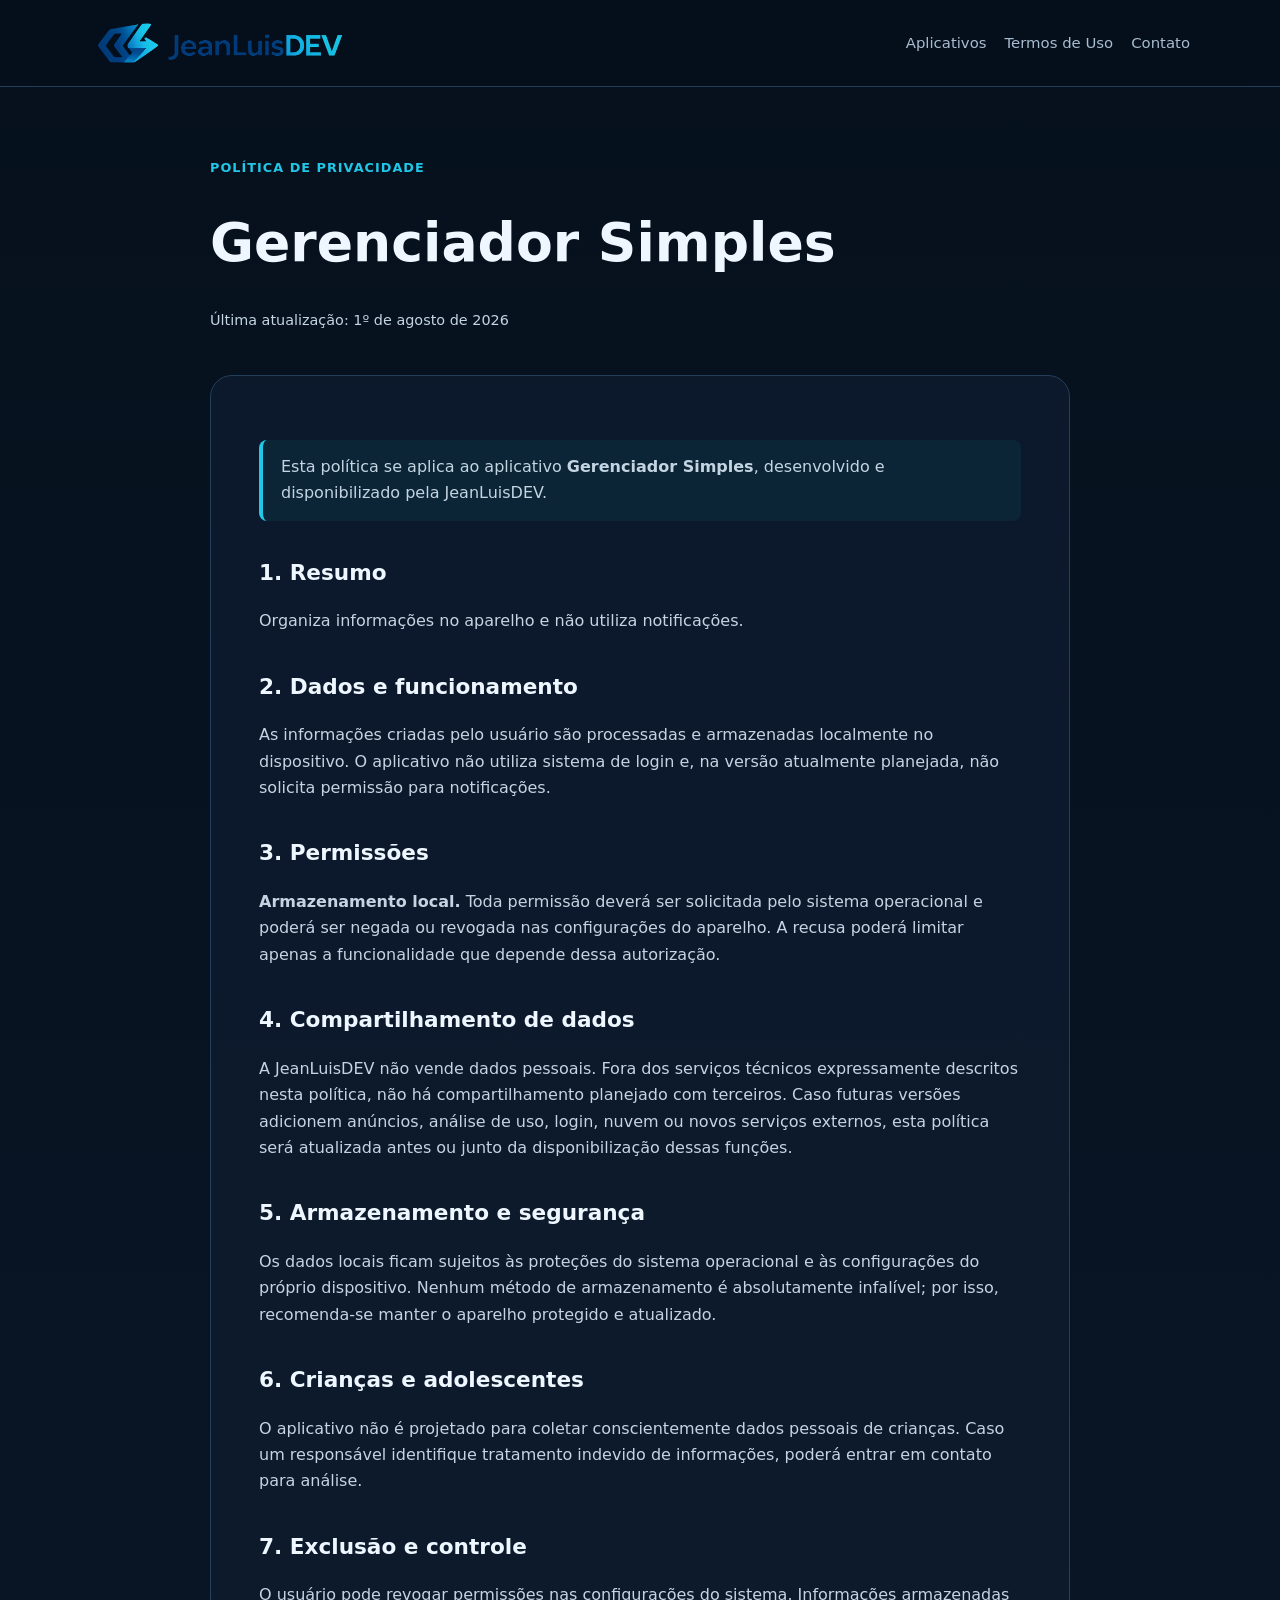
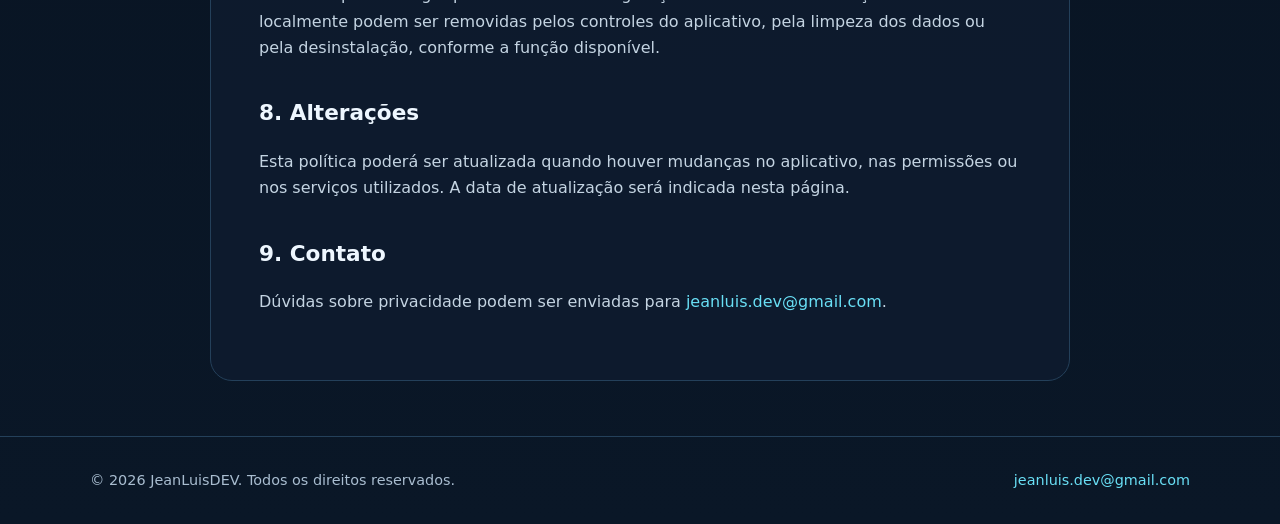
<file: apps/gerenciador-simples.html>
<!doctype html><html lang="pt-BR"><head><meta charset="utf-8"><meta name="viewport" content="width=device-width,initial-scale=1"><meta name="description" content="Organiza informações no aparelho e não utiliza notificações."><title>Política — Gerenciador Simples | JeanLuisDEV</title><link rel="stylesheet" href="../assets/style.css"></head><body><nav class="nav"><div class="container nav-inner"><a class="brand" href="../index.html"><img src="../assets/logo-jeanluisdev.png" alt="JeanLuisDEV"></a><div class="nav-links"><a href="../index.html#aplicativos">Aplicativos</a><a href="../termos.html">Termos de Uso</a><a href="../contato.html">Contato</a></div></div></nav><main class="container policy"><header><div class="eyebrow">Política de Privacidade</div><h1>Gerenciador Simples</h1><p class="meta">Última atualização: 1º de agosto de 2026</p></header><article><p class="notice">Esta política se aplica ao aplicativo <strong>Gerenciador Simples</strong>, desenvolvido e disponibilizado pela JeanLuisDEV.</p><h2>1. Resumo</h2><p>Organiza informações no aparelho e não utiliza notificações.</p><h2>2. Dados e funcionamento</h2><p>As informações criadas pelo usuário são processadas e armazenadas localmente no dispositivo. O aplicativo não utiliza sistema de login e, na versão atualmente planejada, não solicita permissão para notificações.</p><h2>3. Permissões</h2><p><strong>Armazenamento local.</strong> Toda permissão deverá ser solicitada pelo sistema operacional e poderá ser negada ou revogada nas configurações do aparelho. A recusa poderá limitar apenas a funcionalidade que depende dessa autorização.</p><h2>4. Compartilhamento de dados</h2><p>A JeanLuisDEV não vende dados pessoais. Fora dos serviços técnicos expressamente descritos nesta política, não há compartilhamento planejado com terceiros. Caso futuras versões adicionem anúncios, análise de uso, login, nuvem ou novos serviços externos, esta política será atualizada antes ou junto da disponibilização dessas funções.</p><h2>5. Armazenamento e segurança</h2><p>Os dados locais ficam sujeitos às proteções do sistema operacional e às configurações do próprio dispositivo. Nenhum método de armazenamento é absolutamente infalível; por isso, recomenda-se manter o aparelho protegido e atualizado.</p><h2>6. Crianças e adolescentes</h2><p>O aplicativo não é projetado para coletar conscientemente dados pessoais de crianças. Caso um responsável identifique tratamento indevido de informações, poderá entrar em contato para análise.</p><h2>7. Exclusão e controle</h2><p>O usuário pode revogar permissões nas configurações do sistema. Informações armazenadas localmente podem ser removidas pelos controles do aplicativo, pela limpeza dos dados ou pela desinstalação, conforme a função disponível.</p><h2>8. Alterações</h2><p>Esta política poderá ser atualizada quando houver mudanças no aplicativo, nas permissões ou nos serviços utilizados. A data de atualização será indicada nesta página.</p><h2>9. Contato</h2><p>Dúvidas sobre privacidade podem ser enviadas para <a href="mailto:jeanluis.dev@gmail.com">jeanluis.dev@gmail.com</a>.</p></article></main><footer class="footer"><div class="container footer-inner"><span>© <span data-year></span> JeanLuisDEV. Todos os direitos reservados.</span><span><a href="mailto:jeanluis.dev@gmail.com">jeanluis.dev@gmail.com</a></span></div></footer><script src="../assets/site.js"></script></body></html>
</file>
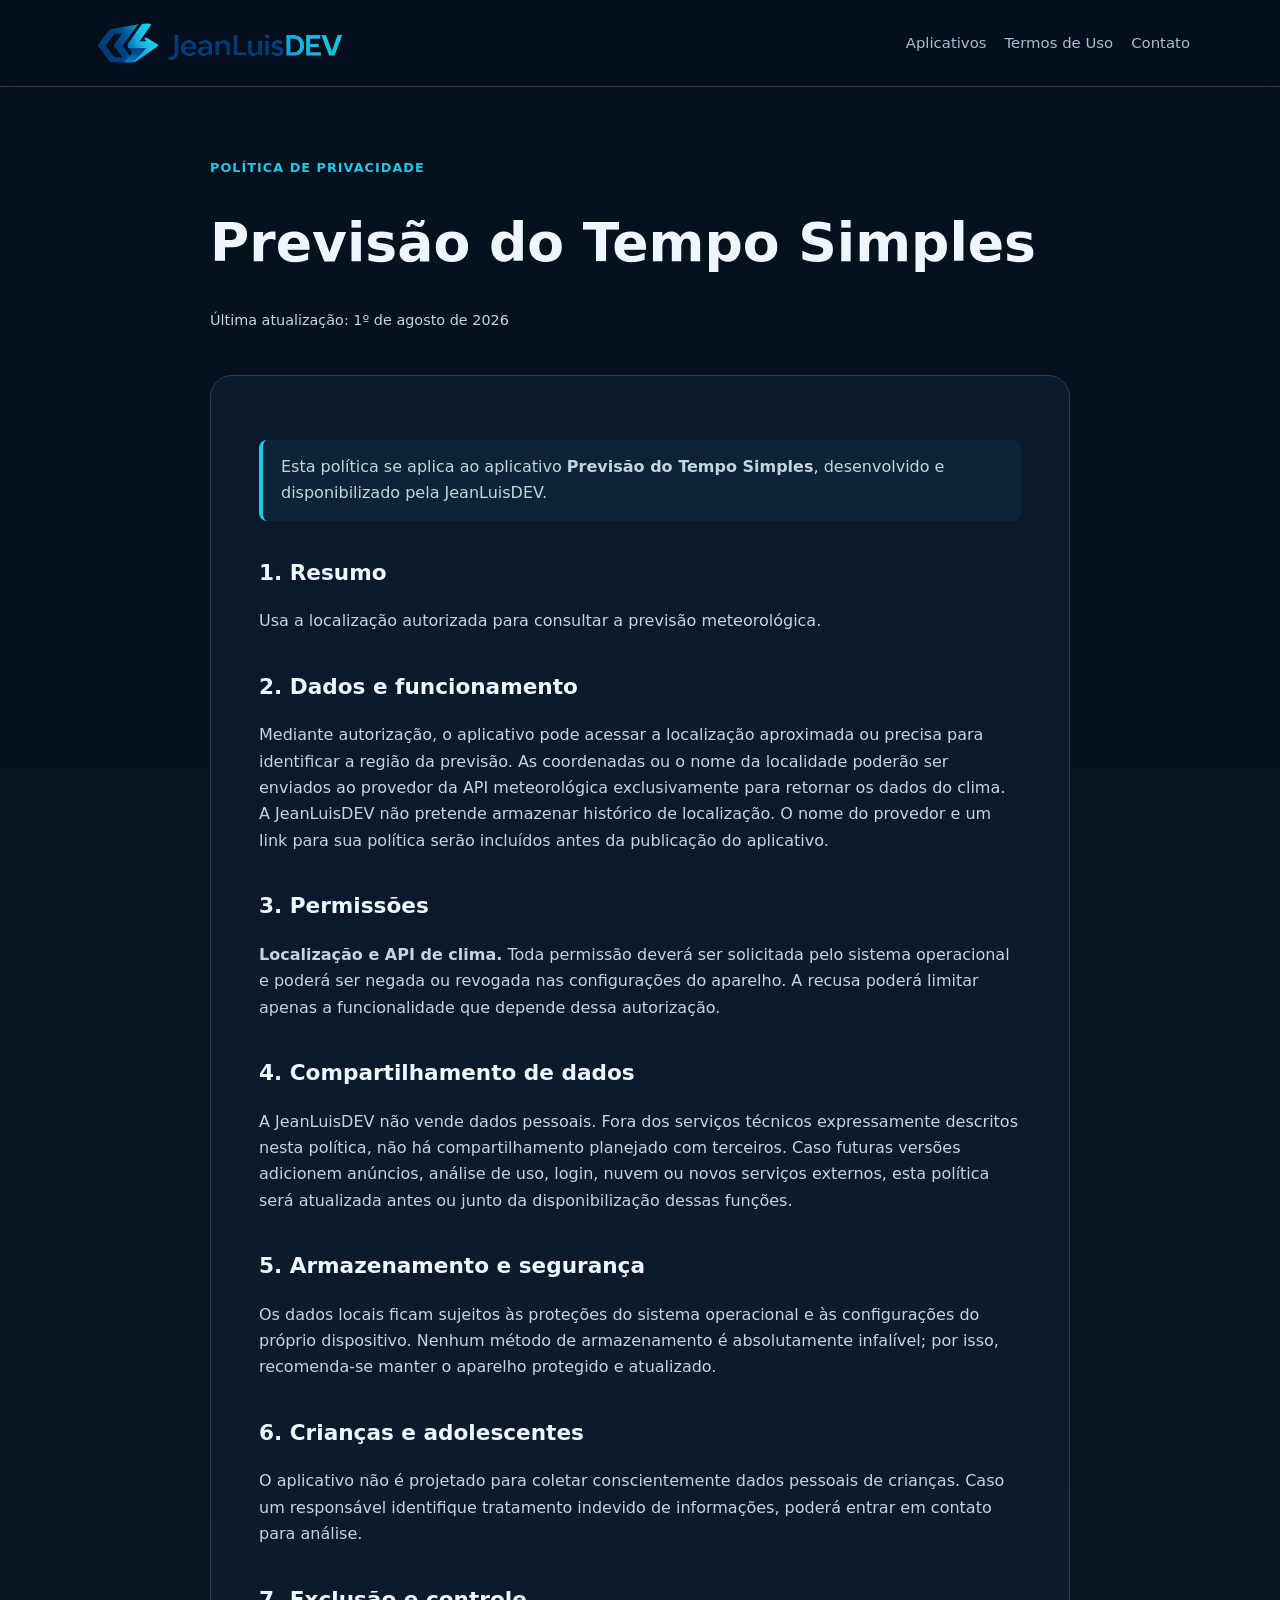
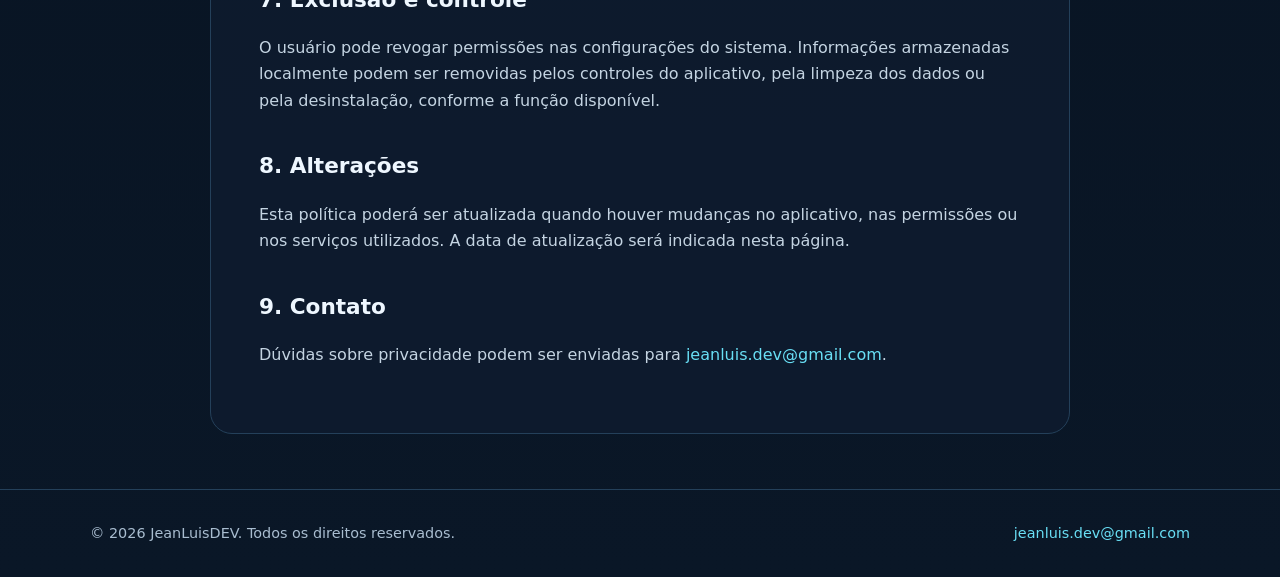
<file: apps/previsao-do-tempo-simples.html>
<!doctype html><html lang="pt-BR"><head><meta charset="utf-8"><meta name="viewport" content="width=device-width,initial-scale=1"><meta name="description" content="Usa a localização autorizada para consultar a previsão meteorológica."><title>Política — Previsão do Tempo Simples | JeanLuisDEV</title><link rel="stylesheet" href="../assets/style.css"></head><body><nav class="nav"><div class="container nav-inner"><a class="brand" href="../index.html"><img src="../assets/logo-jeanluisdev.png" alt="JeanLuisDEV"></a><div class="nav-links"><a href="../index.html#aplicativos">Aplicativos</a><a href="../termos.html">Termos de Uso</a><a href="../contato.html">Contato</a></div></div></nav><main class="container policy"><header><div class="eyebrow">Política de Privacidade</div><h1>Previsão do Tempo Simples</h1><p class="meta">Última atualização: 1º de agosto de 2026</p></header><article><p class="notice">Esta política se aplica ao aplicativo <strong>Previsão do Tempo Simples</strong>, desenvolvido e disponibilizado pela JeanLuisDEV.</p><h2>1. Resumo</h2><p>Usa a localização autorizada para consultar a previsão meteorológica.</p><h2>2. Dados e funcionamento</h2><p>Mediante autorização, o aplicativo pode acessar a localização aproximada ou precisa para identificar a região da previsão. As coordenadas ou o nome da localidade poderão ser enviados ao provedor da API meteorológica exclusivamente para retornar os dados do clima. A JeanLuisDEV não pretende armazenar histórico de localização. O nome do provedor e um link para sua política serão incluídos antes da publicação do aplicativo.</p><h2>3. Permissões</h2><p><strong>Localização e API de clima.</strong> Toda permissão deverá ser solicitada pelo sistema operacional e poderá ser negada ou revogada nas configurações do aparelho. A recusa poderá limitar apenas a funcionalidade que depende dessa autorização.</p><h2>4. Compartilhamento de dados</h2><p>A JeanLuisDEV não vende dados pessoais. Fora dos serviços técnicos expressamente descritos nesta política, não há compartilhamento planejado com terceiros. Caso futuras versões adicionem anúncios, análise de uso, login, nuvem ou novos serviços externos, esta política será atualizada antes ou junto da disponibilização dessas funções.</p><h2>5. Armazenamento e segurança</h2><p>Os dados locais ficam sujeitos às proteções do sistema operacional e às configurações do próprio dispositivo. Nenhum método de armazenamento é absolutamente infalível; por isso, recomenda-se manter o aparelho protegido e atualizado.</p><h2>6. Crianças e adolescentes</h2><p>O aplicativo não é projetado para coletar conscientemente dados pessoais de crianças. Caso um responsável identifique tratamento indevido de informações, poderá entrar em contato para análise.</p><h2>7. Exclusão e controle</h2><p>O usuário pode revogar permissões nas configurações do sistema. Informações armazenadas localmente podem ser removidas pelos controles do aplicativo, pela limpeza dos dados ou pela desinstalação, conforme a função disponível.</p><h2>8. Alterações</h2><p>Esta política poderá ser atualizada quando houver mudanças no aplicativo, nas permissões ou nos serviços utilizados. A data de atualização será indicada nesta página.</p><h2>9. Contato</h2><p>Dúvidas sobre privacidade podem ser enviadas para <a href="mailto:jeanluis.dev@gmail.com">jeanluis.dev@gmail.com</a>.</p></article></main><footer class="footer"><div class="container footer-inner"><span>© <span data-year></span> JeanLuisDEV. Todos os direitos reservados.</span><span><a href="mailto:jeanluis.dev@gmail.com">jeanluis.dev@gmail.com</a></span></div></footer><script src="../assets/site.js"></script></body></html>
</file>
<file: assets/style.css>
:root{--bg:#07111f;--panel:#0e1c2f;--panel2:#12253b;--text:#eef7ff;--muted:#a9bdd0;--blue:#1976d2;--cyan:#22c7e8;--line:#24405a;--ok:#50d890;--max:1100px}*{box-sizing:border-box}html{scroll-behavior:smooth}body{margin:0;font-family:Inter,system-ui,-apple-system,"Segoe UI",Roboto,Arial,sans-serif;background:linear-gradient(180deg,#06101d 0%,#0a1727 100%);color:var(--text);line-height:1.65}a{color:#69dff5;text-decoration:none}a:hover{text-decoration:underline}.container{width:min(calc(100% - 32px),var(--max));margin:auto}.nav{position:sticky;top:0;z-index:10;background:rgba(6,16,29,.9);backdrop-filter:blur(12px);border-bottom:1px solid var(--line)}.nav-inner{min-height:86px;display:flex;align-items:center;justify-content:space-between;gap:24px}.brand{display:flex;align-items:center;gap:12px;color:white;font-weight:800;flex-shrink:0}.brand img{display:block;width:260px;height:auto;max-height:62px;object-fit:contain;object-position:left center}.nav-links{display:flex;gap:18px;flex-wrap:wrap}.nav-links a{color:var(--muted);font-size:.93rem}.hero{padding:90px 0 62px}.hero-grid{display:grid;grid-template-columns:1.25fr .75fr;gap:42px;align-items:center}.eyebrow{color:var(--cyan);font-weight:800;letter-spacing:.08em;text-transform:uppercase;font-size:.8rem}.hero h1{font-size:clamp(2.35rem,5vw,4.5rem);line-height:1.06;margin:.35em 0 .3em}.hero p{font-size:1.12rem;color:var(--muted);max-width:720px}.badge{display:inline-flex;align-items:center;gap:8px;border:1px solid #275776;background:#0c253a;padding:8px 13px;border-radius:999px;color:#ccefff;font-size:.9rem}.shield{background:radial-gradient(circle at 30% 20%,#174d74,#0c1b2d 62%);border:1px solid #2b5472;border-radius:28px;min-height:310px;display:grid;place-items:center;box-shadow:0 24px 70px rgba(0,0,0,.28)}.shield-icon{font-size:7rem}.section{padding:68px 0}.section h2{font-size:clamp(1.8rem,4vw,2.8rem);margin:0 0 10px}.lead{color:var(--muted);margin:0 0 30px}.grid{display:grid;grid-template-columns:repeat(3,1fr);gap:18px}.card{background:linear-gradient(180deg,var(--panel2),var(--panel));border:1px solid var(--line);border-radius:20px;padding:24px;box-shadow:0 15px 40px rgba(0,0,0,.15)}.card h3{margin:4px 0 8px}.card p{color:var(--muted);font-size:.95rem}.card .status{font-size:.8rem;color:var(--ok);font-weight:700}.btn{display:inline-block;margin-top:10px;padding:10px 15px;border-radius:10px;background:linear-gradient(90deg,var(--blue),var(--cyan));color:#03111d;font-weight:800}.policy{max-width:860px;margin:auto}.policy header{padding:70px 0 28px}.policy article{background:rgba(14,28,47,.82);border:1px solid var(--line);border-radius:22px;padding:clamp(22px,5vw,48px);margin-bottom:55px}.policy h1{font-size:clamp(2rem,5vw,3.35rem);line-height:1.1}.policy h2{margin-top:34px;font-size:1.35rem}.policy p,.policy li{color:#c4d4e2}.notice{border-left:4px solid var(--cyan);padding:14px 18px;background:#0b2537;border-radius:8px}.meta{color:var(--muted);font-size:.9rem}.footer{border-top:1px solid var(--line);padding:32px 0;color:var(--muted);font-size:.9rem}.footer-inner{display:flex;justify-content:space-between;gap:20px;flex-wrap:wrap}@media(max-width:850px){.hero-grid,.grid{grid-template-columns:1fr}.nav-links{display:none}.hero{padding-top:58px}.shield{min-height:220px}.brand img{width:215px;max-height:54px}.grid{gap:14px}}@media(prefers-reduced-motion:reduce){html{scroll-behavior:auto}}
</file>
